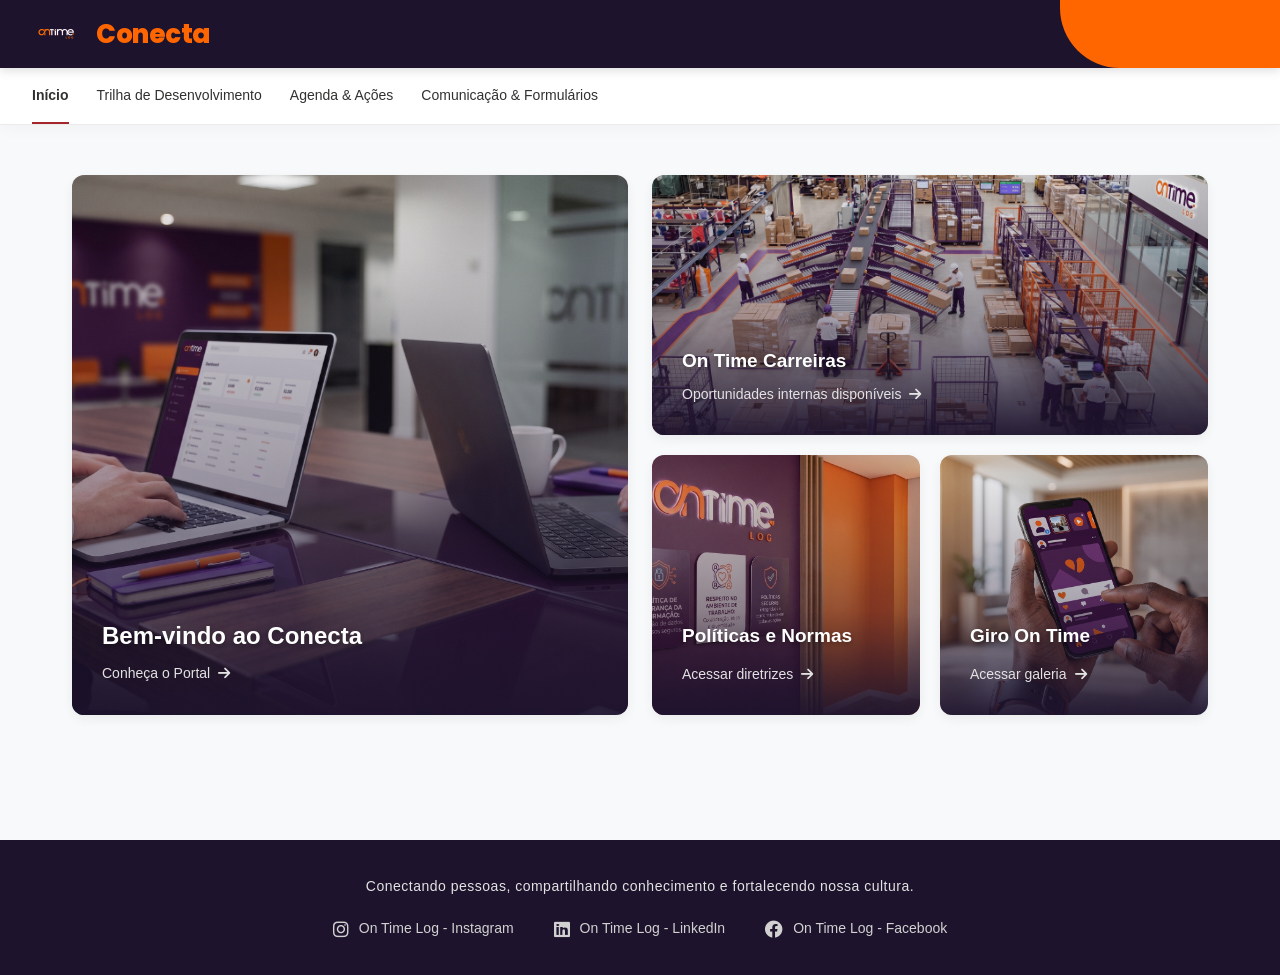
<file: index.html>
<!DOCTYPE html>
<html lang="pt-BR">
<head>
    <meta charset="UTF-8">
    <meta name="viewport" content="width=device-width, initial-scale=1.0">
    <title>On Time Log - Conecta</title>
    <link rel="icon" href="logo-topo.png" type="image/png">
    <link href="https://fonts.googleapis.com/css2?family=Poppins:wght@700;800;900&display=swap" rel="stylesheet">
    <link rel="stylesheet" href="style.css">
    <link rel="stylesheet" href="https://cdnjs.cloudflare.com/ajax/libs/font-awesome/6.0.0/css/all.min.css">
</head>
<body>
    <header class="sp-header">
        <div class="logo-title">
            <img src="logo-topo.png" alt="On Time Log Logo" class="logo">
            <h2 class="site-title">Conecta</h2>
        </div>
    </header>

    <nav class="sp-nav">
        <ul class="nav-links">
            <li><a href="index.html" class="active">Início</a></li>
            <li><a href="treinamentos.html">Trilha de Desenvolvimento</a></li>
            <li><a href="agenda.html">Agenda & Ações</a></li>
            <li><a href="comunicacao.html" target="_blank">Comunicação & Formulários</a></li>
        </ul>
    </nav>

    <main class="sp-main">
        <section class="hero-grid">
            <div class="hero-card large-card left-card" style="background-image: url('fundo-principal.png');" onclick="window.location.href='conheca.html'">
                <div class="card-content-wrapper">
                    <div class="card-text-main">
                        <h3>Bem-vindo ao Conecta</h3>
                        <p class="card-link">Conheça o Portal <i class="fas fa-arrow-right"></i></p>
                    </div>
                </div>
            </div>

            <div class="small-cards-grid">
                <div class="hero-card small-card card-carreiras" style="background-image: url('fundo-carreiras.png');" onclick="window.location.href='carreiras.html'">
                    <div class="card-content">
                        <h3>On Time Carreiras</h3>
                        <p>Oportunidades internas disponíveis <i class="fas fa-arrow-right"></i></p>
                    </div>
                </div>

                <div class="hero-card small-card card-politicas" style="background-image: url('fundo-politicas.png');" onclick="window.location.href='politicas.html'">
                    <div class="card-content">
                        <h3>Políticas e Normas</h3>
                        <p class="card-link" style="margin-top: 5px;">Acessar diretrizes <i class="fas fa-arrow-right"></i></p>
                    </div>
                </div>

                <div class="hero-card small-card card-giro" style="background-image: url('fundo-giro.png');" onclick="window.location.href='giro.html'">
                    <div class="card-content">
                        <h3>Giro On Time</h3>
                        <p class="card-link" style="margin-top: 5px;">Acessar galeria <i class="fas fa-arrow-right"></i></p>
                    </div>
                </div>
            </div>
        </section>
    </main>

    <footer class="sp-footer">
        <div class="footer-slogan">
            <p>Conectando pessoas, compartilhando conhecimento e fortalecendo nossa cultura.</p>
        </div>
        <div class="social-links">
            <a href="https://www.instagram.com/ontime_log/" target="_blank"><i class="fab fa-instagram"></i> On Time Log - Instagram</a>
            <a href="https://www.linkedin.com/company/ontime-log%C3%ADstica/" target="_blank"><i class="fab fa-linkedin"></i> On Time Log - LinkedIn</a>
            <a href="https://www.facebook.com/p/OnTime-Log-100063861887282/" target="_blank"><i class="fab fa-facebook"></i> On Time Log - Facebook</a>
        </div>
    </footer>

    <script src="script.js"></script>
</body>
</html>
</file>
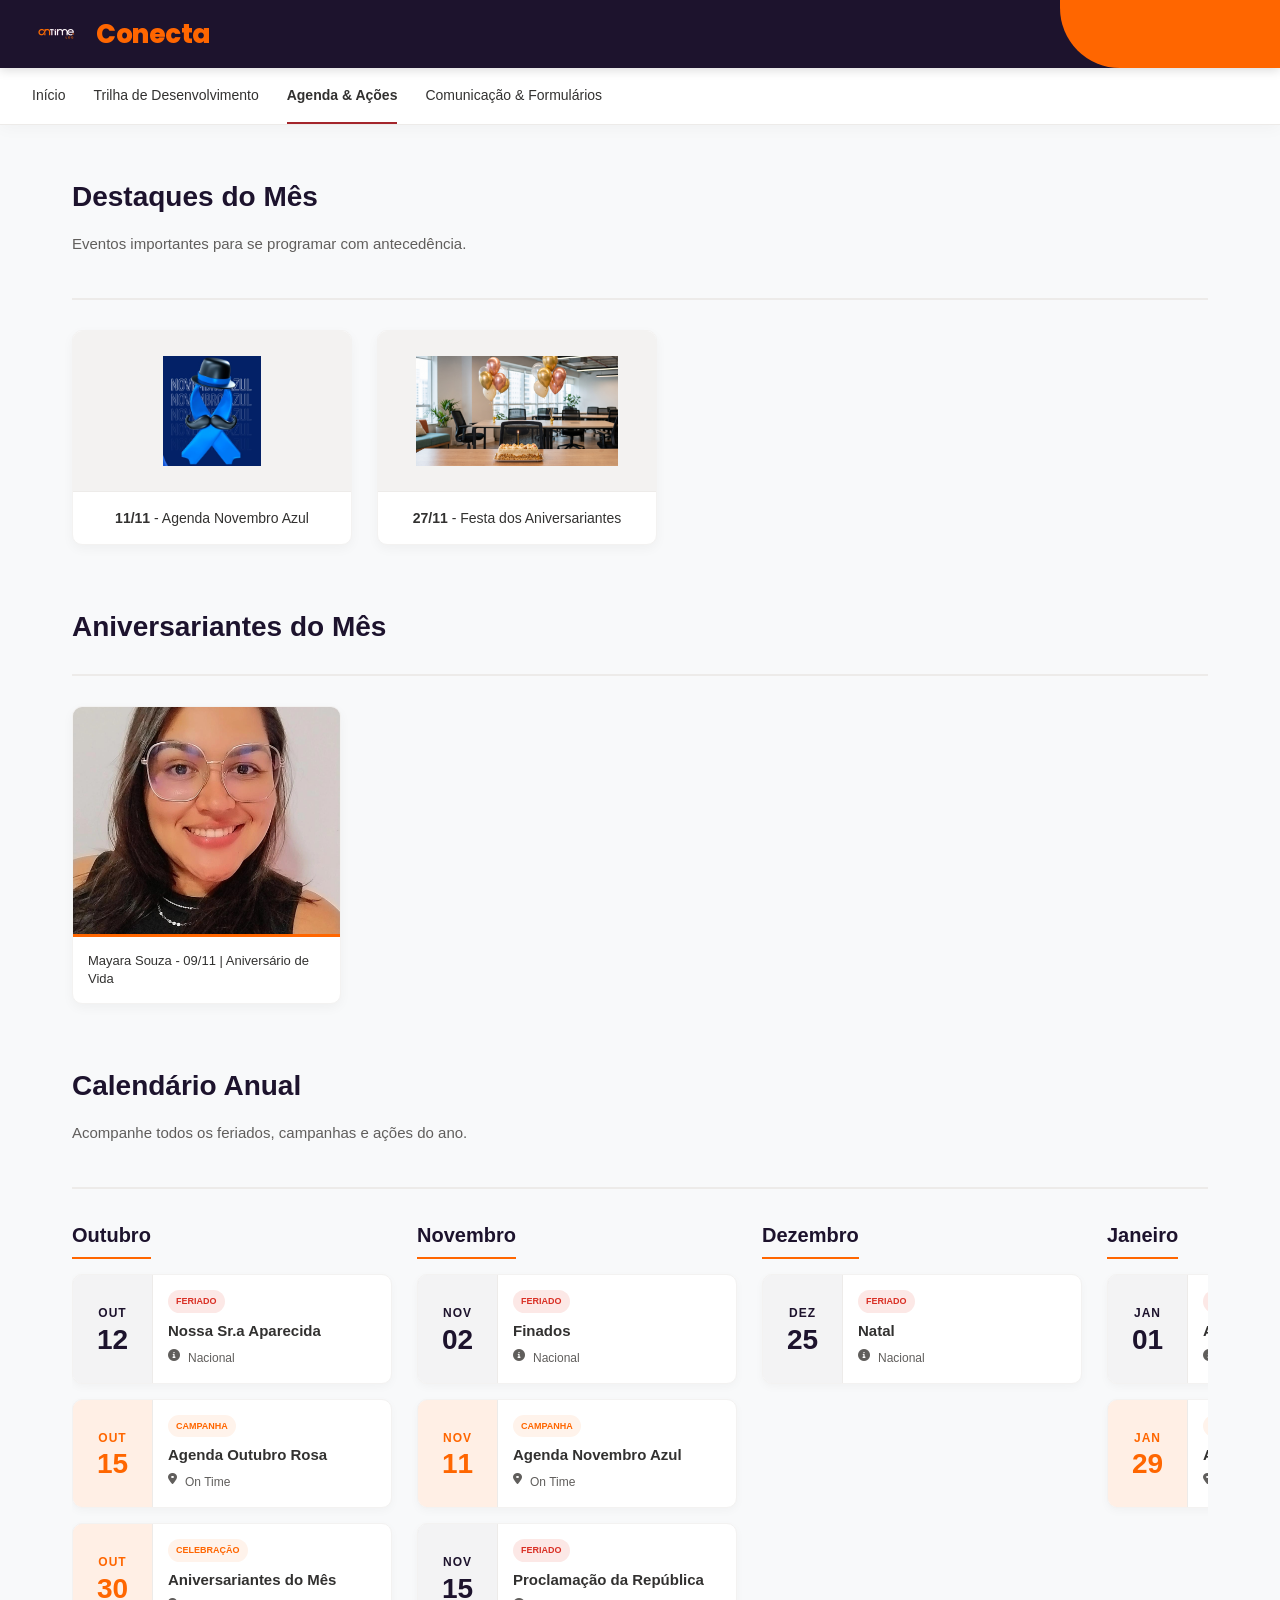
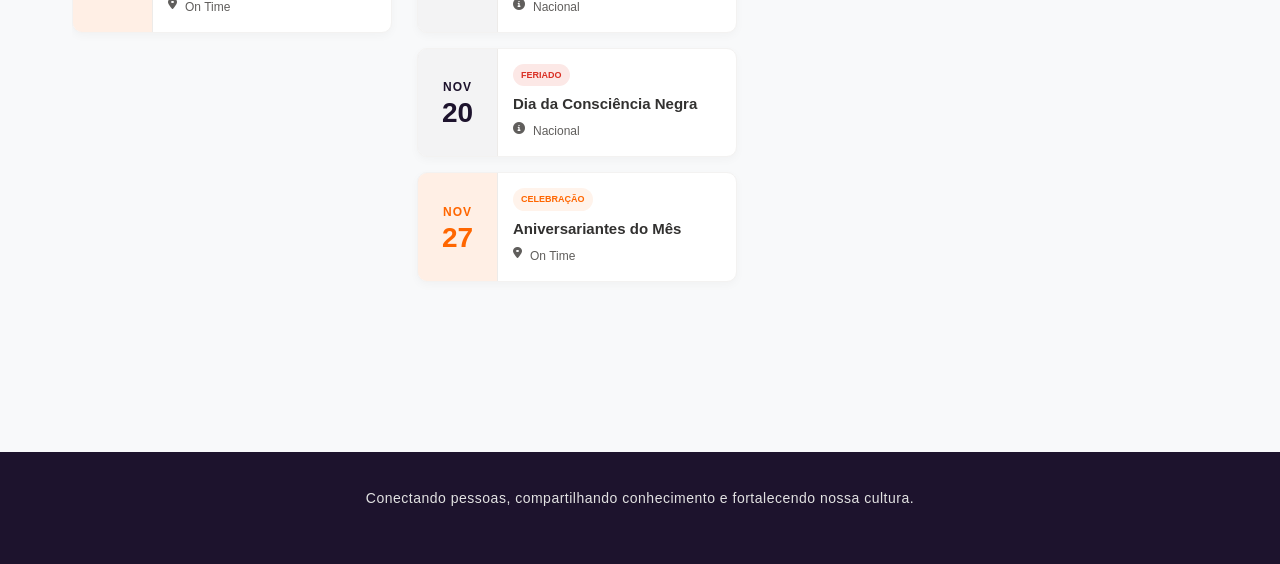
<file: agenda.html>
<!DOCTYPE html>
<html lang="pt-BR">
<head>
    <meta charset="UTF-8">
    <meta name="viewport" content="width=device-width, initial-scale=1.0">
    <title>Agenda e Ações - On Time Log</title>
    <link rel="icon" href="logo-topo.png" type="image/png">
    <link href="https://fonts.googleapis.com/css2?family=Poppins:wght@700;800;900&display=swap" rel="stylesheet">
    <link rel="stylesheet" href="style.css">
    <link rel="stylesheet" href="https://cdnjs.cloudflare.com/ajax/libs/font-awesome/6.0.0/css/all.min.css">
</head>
<body>
    <header class="sp-header">
        <div class="logo-title">
            <img src="logo-topo.png" alt="On Time Log Logo" class="logo">
            <h2 class="site-title">Conecta</h2>
        </div>
    </header>

    <nav class="sp-nav">
        <ul class="nav-links">
            <li><a href="index.html">Início</a></li>
            <li><a href="treinamentos.html">Trilha de Desenvolvimento</a></li>
            <li><a href="agenda.html" class="active">Agenda & Ações</a></li>
            <li><a href="comunicacao.html" target="_blank">Comunicação & Formulários</a></li>
        </ul>
    </nav>

    <main class="sp-main agenda-main">
        
        <section class="agenda-section">
            <div class="section-header">
                <h2>Destaques do Mês</h2>
                <p>Eventos importantes para se programar com antecedência.</p>
            </div>
            <div class="highlights-grid">
                <div class="highlight-card">
                    <div class="highlight-image-wrapper"><img src="novembro.azul.jpg" alt="Novembro Azul" class="highlight-image"></div>
                    <div class="highlight-info"><strong>11/11</strong> - Agenda Novembro Azul</div>
                </div>
                <div class="highlight-card">
                    <div class="highlight-image-wrapper"><img src="fundo-festa.png" alt="Aniversariantes" class="highlight-image"></div>
                    <div class="highlight-info"><strong>27/11</strong> - Festa dos Aniversariantes</div>
                </div>
            </div>
        </section>

        <section class="agenda-section">
            <div class="section-header">
                <h2>Aniversariantes do Mês</h2>
            </div>
            <div class="birthday-grid">
                <div class="birthday-card">
                    <img src="niver-1.png" alt="Foto" class="birthday-photo">
                    <div class="birthday-info"><p>Mayara Souza - 09/11 | Aniversário de Vida</p></div>
                </div>
            </div>
        </section>

        <section class="agenda-section">
            <div class="section-header">
                <h2>Calendário Anual</h2>
                <p>Acompanhe todos os feriados, campanhas e ações do ano.</p>
            </div>
            <div class="calendar-carousel">            
                <div class="month-column">
                    <h3 class="month-column-header">Outubro</h3>
                    <div class="events-list-vertical">
                        <div class="event-card"><div class="event-date holiday-date"><span class="month">Out</span><span class="day">12</span></div><div class="event-details"><span class="event-tag tag-holiday">Feriado</span><h3>Nossa Sr.a Aparecida</h3><p><i class="fas fa-info-circle"></i> Nacional</p></div></div>
                        <div class="event-card"><div class="event-date highlight-date"><span class="month">Out</span><span class="day">15</span></div><div class="event-details"><span class="event-tag tag-party">Campanha</span><h3>Agenda Outubro Rosa</h3><p><i class="fas fa-map-marker-alt"></i> On Time</p></div></div>
                        <div class="event-card"><div class="event-date highlight-date"><span class="month">Out</span><span class="day">30</span></div><div class="event-details"><span class="event-tag tag-party">Celebração</span><h3>Aniversariantes do Mês</h3><p><i class="fas fa-map-marker-alt"></i> On Time</p></div></div>
                    </div>
                </div>
                <div class="month-column">
                    <h3 class="month-column-header">Novembro</h3>
                    <div class="events-list-vertical">
                        <div class="event-card"><div class="event-date holiday-date"><span class="month">Nov</span><span class="day">02</span></div><div class="event-details"><span class="event-tag tag-holiday">Feriado</span><h3>Finados</h3><p><i class="fas fa-info-circle"></i> Nacional</p></div></div>
                        <div class="event-card"><div class="event-date highlight-date"><span class="month">Nov</span><span class="day">11</span></div><div class="event-details"><span class="event-tag tag-party">Campanha</span><h3>Agenda Novembro Azul</h3><p><i class="fas fa-map-marker-alt"></i> On Time</p></div></div>
                        <div class="event-card"><div class="event-date holiday-date"><span class="month">Nov</span><span class="day">15</span></div><div class="event-details"><span class="event-tag tag-holiday">Feriado</span><h3>Proclamação da República</h3><p><i class="fas fa-info-circle"></i> Nacional</p></div></div>
                        <div class="event-card"><div class="event-date holiday-date"><span class="month">Nov</span><span class="day">20</span></div><div class="event-details"><span class="event-tag tag-holiday">Feriado</span><h3>Dia da Consciência Negra</h3><p><i class="fas fa-info-circle"></i> Nacional</p></div></div>
                        <div class="event-card"><div class="event-date highlight-date"><span class="month">Nov</span><span class="day">27</span></div><div class="event-details"><span class="event-tag tag-party">Celebração</span><h3>Aniversariantes do Mês</h3><p><i class="fas fa-map-marker-alt"></i> On Time</p></div></div>
                    </div>
                </div>
                <div class="month-column">
                    <h3 class="month-column-header">Dezembro</h3>
                    <div class="events-list-vertical">
                        <div class="event-card"><div class="event-date holiday-date"><span class="month">Dez</span><span class="day">25</span></div><div class="event-details"><span class="event-tag tag-holiday">Feriado</span><h3>Natal</h3><p><i class="fas fa-info-circle"></i> Nacional</p></div></div>
                    </div>
                </div>
                <div class="month-column">
    <h3 class="month-column-header">Janeiro</h3>
    <div class="events-list-vertical">
        <div class="event-card">
            <div class="event-date holiday-date"><span class="month">Jan</span><span class="day">01</span></div>
            <div class="event-details">
                <span class="event-tag tag-holiday">Feriado</span>
                <h3>Ano Novo</h3>
                <p><i class="fas fa-info-circle"></i> Nacional</p>
            </div>
        </div>
        <div class="event-card">
            <div class="event-date highlight-date"><span class="month">Jan</span><span class="day">29</span></div>
            <div class="event-details">
                <span class="event-tag tag-party">Celebração</span>
                <h3>Aniversariantes do Mês</h3>
                <p><i class="fas fa-map-marker-alt"></i> On Time</p>
            </div>
        </div>
    </div>
</div>

<div class="month-column">
    <h3 class="month-column-header">Fevereiro</h3>
    <div class="events-list-vertical">
        <div class="event-card">
            <div class="event-date highlight-date"><span class="month">Fev</span><span class="day">26</span></div>
            <div class="event-details">
                <span class="event-tag tag-party">Celebração</span>
                <h3>Aniversariantes do Mês</h3>
                <p><i class="fas fa-map-marker-alt"></i> On Time</p>
            </div>
        </div>
    </div>
</div>

<div class="month-column">
    <h3 class="month-column-header">Março</h3>
    <div class="events-list-vertical">
        <div class="event-card">
            <div class="event-date highlight-date"><span class="month">Mar</span><span class="day">25</span></div>
            <div class="event-details">
                <span class="event-tag tag-party">Celebração</span>
                <h3>Aniversariantes do Mês</h3>
                <p><i class="fas fa-map-marker-alt"></i> On Time</p>
            </div>
        </div>
        <div class="event-card">
            <div class="event-date holiday-date"><span class="month">Mar</span><span class="day">26</span></div>
            <div class="event-details">
                <span class="event-tag tag-holiday">Feriado</span>
                <h3>Paixão de Cristo</h3>
                <p><i class="fas fa-info-circle"></i> Nacional</p>
            </div>
        </div>
    </div>
</div>
            </div>
        </section>

    </main>
    <footer class="sp-footer">
        <div class="footer-slogan"><p>Conectando pessoas, compartilhando conhecimento e fortalecendo nossa cultura.</p></div>
    </footer>
    <script src="script.js"></script>
</body>
</html>
</file>
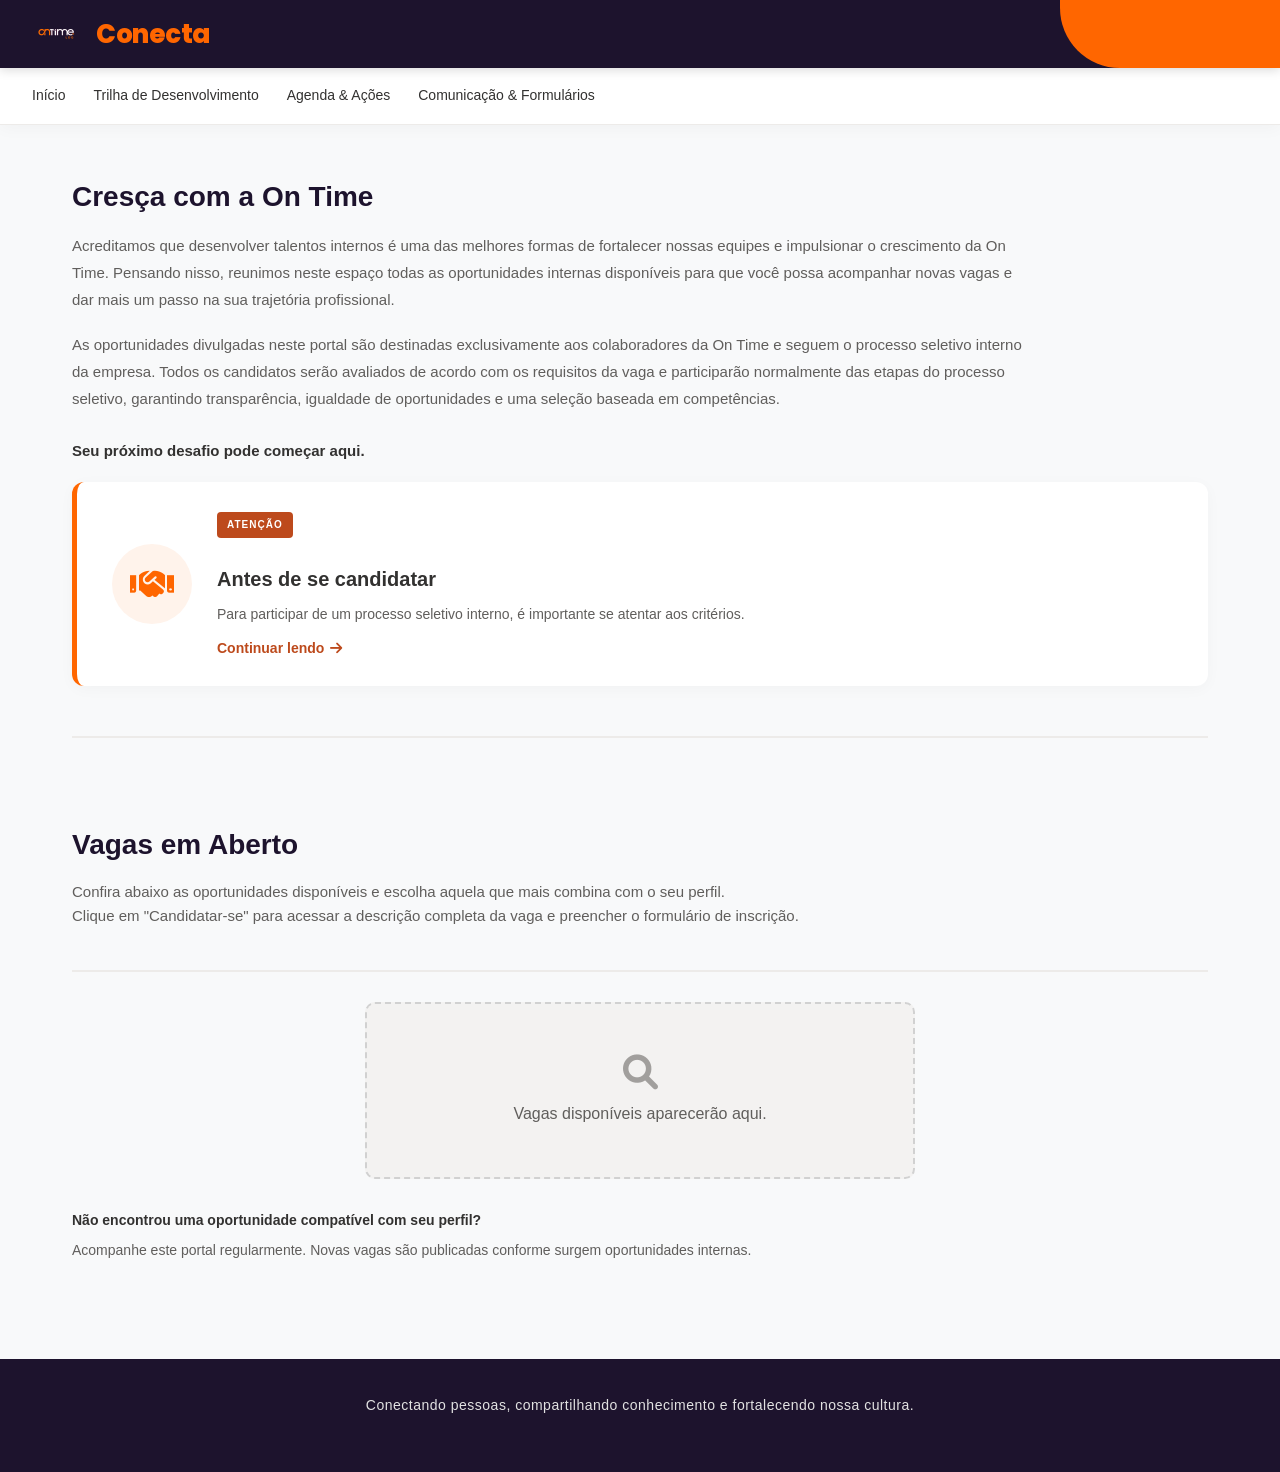
<file: carreiras.html>
<!DOCTYPE html>
<html lang="pt-BR">
<head>
    <meta charset="UTF-8">
    <meta name="viewport" content="width=device-width, initial-scale=1.0">
    <title>On Time Carreiras - On Time Log</title>
    <link rel="icon" href="logo-topo.png" type="image/png">
    <link href="https://fonts.googleapis.com/css2?family=Poppins:wght@700;800;900&display=swap" rel="stylesheet">
    <link rel="stylesheet" href="style.css">
    <link rel="stylesheet" href="https://cdnjs.cloudflare.com/ajax/libs/font-awesome/6.0.0/css/all.min.css">
</head>
<body>
    <header class="sp-header">
        <div class="logo-title">
            <img src="logo-topo.png" alt="On Time Log Logo" class="logo">
            <h2 class="site-title">Conecta</h2>
        </div>
    </header>

    <nav class="sp-nav">
        <ul class="nav-links">
            <li><a href="index.html">Início</a></li>
            <li><a href="treinamentos.html">Trilha de Desenvolvimento</a></li>
            <li><a href="agenda.html">Agenda & Ações</a></li>
            <li><a href="comunicacao.html" target="_blank">Comunicação & Formulários</a></li>
        </ul>
    </nav>

    <main class="sp-main careers-main">
        <section class="careers-intro">
            <h2>Cresça com a On Time</h2>
            <div class="intro-text">
                <p>Acreditamos que desenvolver talentos internos é uma das melhores formas de fortalecer nossas equipes e impulsionar o crescimento da On Time. Pensando nisso, reunimos neste espaço todas as oportunidades internas disponíveis para que você possa acompanhar novas vagas e dar mais um passo na sua trajetória profissional.</p>
                <p>As oportunidades divulgadas neste portal são destinadas exclusivamente aos colaboradores da On Time e seguem o processo seletivo interno da empresa. Todos os candidatos serão avaliados de acordo com os requisitos da vaga e participarão normalmente das etapas do processo seletivo, garantindo transparência, igualdade de oportunidades e uma seleção baseada em competências.</p>
                <p class="highlight-text">Seu próximo desafio pode começar aqui.</p>
            </div>
        </section>

        <section class="attention-box">
            <div class="attention-icon"><i class="fas fa-handshake"></i></div>
            <div class="attention-content">
                <span class="feature-tag" style="background:#bd4a1c;color:#fff;padding:5px 10px;border-radius:4px;font-size:10px;font-weight:800;letter-spacing:1px;">ATENÇÃO</span>
                <h4>Antes de se candidatar</h4>
                <p>Para participar de um processo seletivo interno, é importante se atentar aos critérios.</p>
                <button type="button" class="modal-btn" onclick="openCareersModal()">Continuar lendo <i class="fas fa-arrow-right"></i></button>
            </div>
        </section>

        <section class="vacancies-section">
            <div class="section-header">
                <h2>Vagas em Aberto</h2>
                <p>Confira abaixo as oportunidades disponíveis e escolha aquela que mais combina com o seu perfil.<br>Clique em "Candidatar-se" para acessar a descrição completa da vaga e preencher o formulário de inscrição.</p>
            </div>

            <div class="vacancies-grid">
                <div class="vacancy-placeholder">
                    <i class="fas fa-search"></i>
                    <p>Vagas disponíveis aparecerão aqui.</p>
                </div>
            </div>

            <div class="vacancies-footer">
                <p style="font-weight:600; color:var(--text-main);">Não encontrou uma oportunidade compatível com seu perfil?</p>
                <p>Acompanhe este portal regularmente. Novas vagas são publicadas conforme surgem oportunidades internas.</p>
            </div>
        </section>
    </main>

    <div id="careersModal" class="modal-overlay">
        <div class="modal-box careers-modal-box">
            <button type="button" class="close-modal" onclick="closeCareersModal()"><i class="fas fa-times"></i></button>
            <div class="modal-header"><h3 id="careersModalTitle">Seu próximo passo começa aqui!</h3></div>
            <div class="modal-body" id="careersModalContent">
                <h4>Antes de se candidatar</h4>
                <p>A participação no processo seletivo interno é uma excelente oportunidade para ampliar seus conhecimentos, desenvolver novas competências e construir uma trajetória de crescimento dentro da On Time.</p>
                <p>Para que esse processo aconteça de forma organizada, transparente e justa para todos os colaboradores, é importante observar atentamente os critérios abaixo antes de realizar sua candidatura.</p>
                
                <h4>Confira os requisitos da vaga</h4>
                <p>Antes de se candidatar, leia atentamente todas as informações da oportunidade e certifique-se de que você atende integralmente aos requisitos técnicos, comportamentais e demais qualificações exigidas para a posição divulgada.</p>
                
                <h4>Alinhe sua participação com sua liderança</h4>
                <p>É fundamental comunicar previamente à sua gestão direta o interesse em participar do processo seletivo interno. Essa comunicação garante transparência, fortalece o relacionamento entre as áreas e permite um planejamento adequado durante todo o processo.</p>
                
                <h4>Entenda como acontece a movimentação interna</h4>
                <p>Caso seja aprovado(a), a transferência para a nova área não ocorrerá de forma imediata. A movimentação será realizada somente após o alinhamento entre as lideranças envolvidas e a definição da substituição da posição atualmente ocupada pelo colaborador.</p>
                
                <h4>Participe de todas as etapas do processo</h4>
                <p>Assim como em um processo seletivo externo, todas as vagas internas seguem critérios de avaliação específicos. Os candidatos deverão participar das etapas previstas para cada oportunidade.</p>
                
                <h4>Igualdade de oportunidades</h4>
                <p>Todas as candidaturas serão avaliadas de forma imparcial, considerando exclusivamente os requisitos da vaga, as competências profissionais, o desempenho durante o processo seletivo e o alinhamento ao perfil esperado para a posição.</p>
            </div>
        </div>
    </div>

    <footer class="sp-footer">
        <div class="footer-slogan"><p>Conectando pessoas, compartilhando conhecimento e fortalecendo nossa cultura.</p></div>
    </footer>
    <script src="script.js"></script>
</body>
</html>
</file>
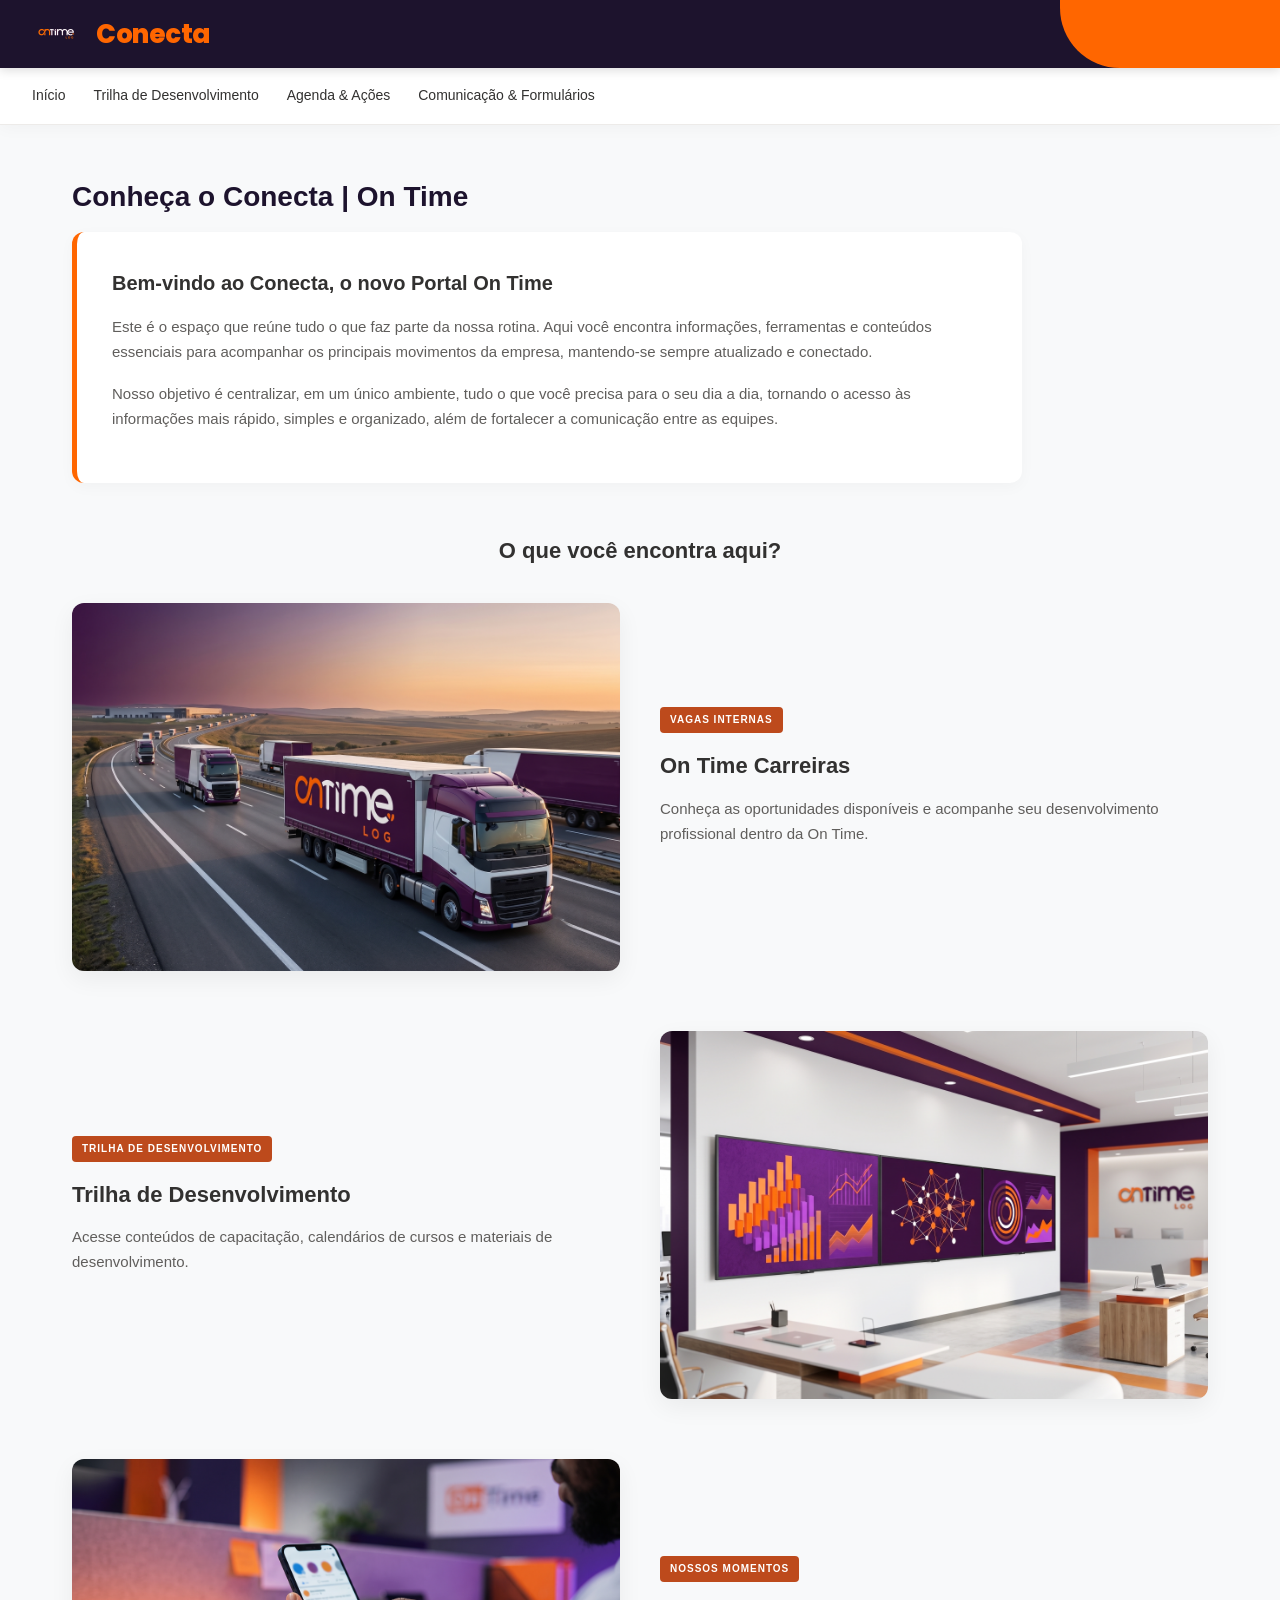
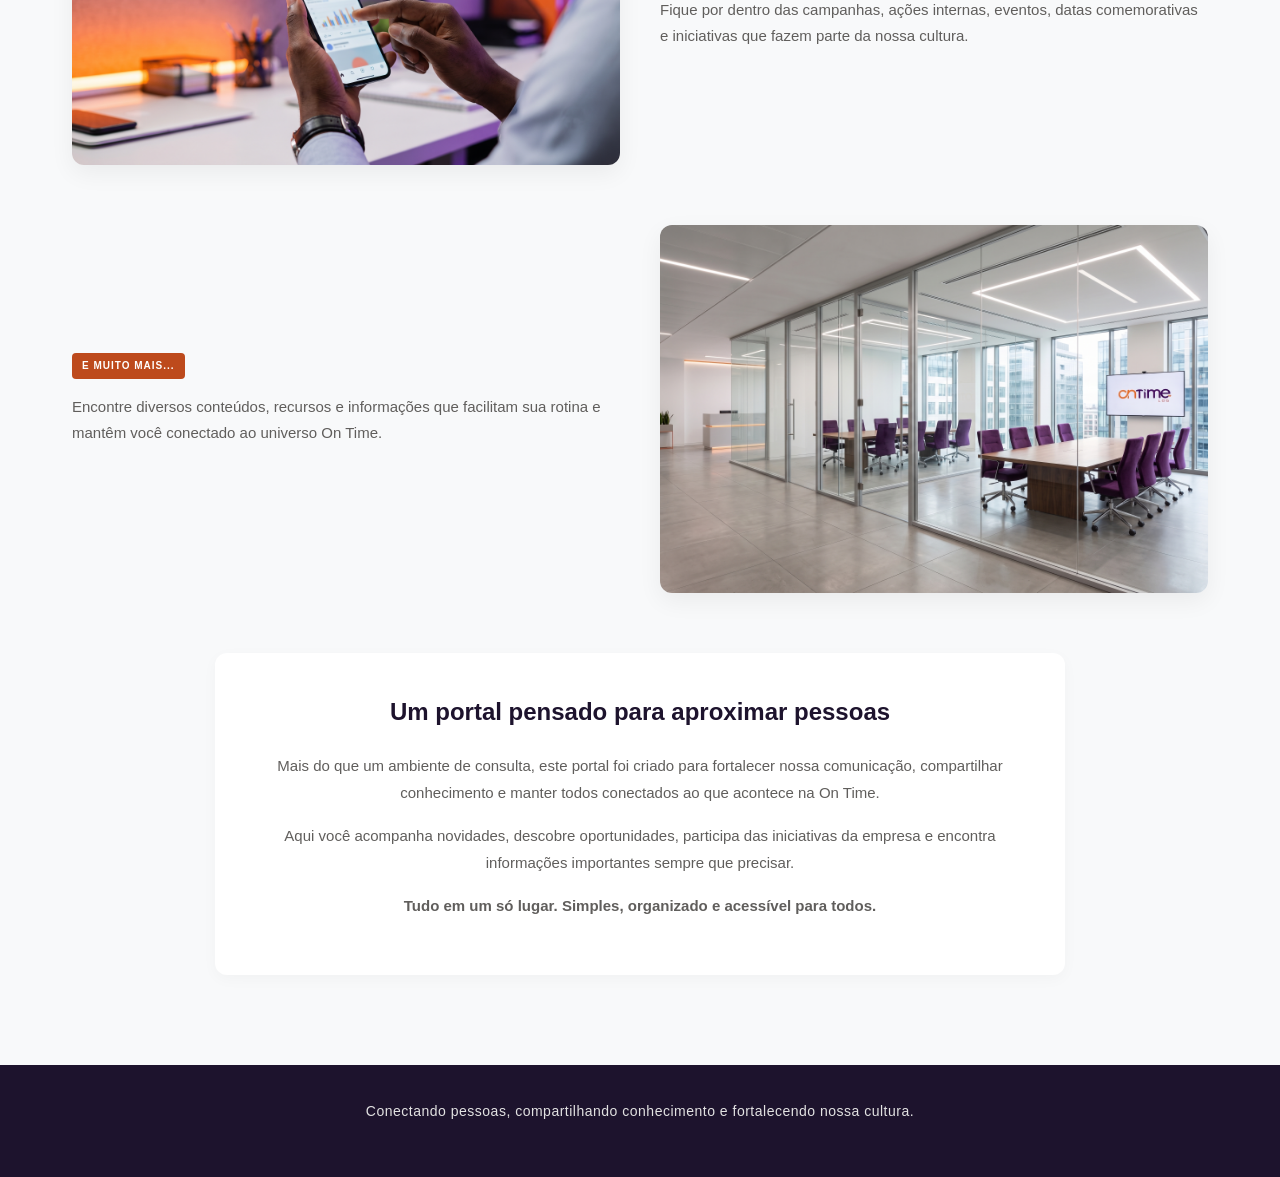
<file: conheca.html>
<!DOCTYPE html>
<html lang="pt-BR">
<head>
    <meta charset="UTF-8">
    <meta name="viewport" content="width=device-width, initial-scale=1.0">
    <title>Conheça o Conecta - On Time Log</title>
    <link rel="icon" href="logo-topo.png" type="image/png">
    <link href="https://fonts.googleapis.com/css2?family=Poppins:wght@700;800;900&display=swap" rel="stylesheet">
    <link rel="stylesheet" href="style.css">
    <link rel="stylesheet" href="https://cdnjs.cloudflare.com/ajax/libs/font-awesome/6.0.0/css/all.min.css">
</head>
<body>
    <header class="sp-header">
        <div class="logo-title">
            <img src="logo-topo.png" alt="On Time Log Logo" class="logo">
            <h2 class="site-title">Conecta</h2>
        </div>
    </header>

    <nav class="sp-nav">
        <ul class="nav-links">
            <li><a href="index.html">Início</a></li>
            <li><a href="treinamentos.html">Trilha de Desenvolvimento</a></li>
            <li><a href="agenda.html">Agenda & Ações</a></li>
            <li><a href="comunicacao.html" target="_blank">Comunicação & Formulários</a></li>
        </ul>
    </nav>

    <main class="sp-main about-main">
        <section class="about-intro">
            <h2>Conheça o Conecta | On Time</h2>
            <div class="intro-text-box">
                <h3>Bem-vindo ao Conecta, o novo Portal On Time</h3>
                <p>Este é o espaço que reúne tudo o que faz parte da nossa rotina. Aqui você encontra informações, ferramentas e conteúdos essenciais para acompanhar os principais movimentos da empresa, mantendo-se sempre atualizado e conectado.</p>
                <p>Nosso objetivo é centralizar, em um único ambiente, tudo o que você precisa para o seu dia a dia, tornando o acesso às informações mais rápido, simples e organizado, além de fortalecer a comunicação entre as equipes.</p>
            </div>
            <h3 class="section-divider">O que você encontra aqui?</h3>
        </section>

        <section class="features-zigzag">
            <div class="feature-row">
                <div class="feature-image-wrapper"><img src="foto-caminhao.png" alt="Caminhão On Time" class="feature-image"></div>
                <div class="feature-text">
                    <span class="feature-tag">VAGAS INTERNAS</span>
                    <h4>On Time Carreiras</h4>
                    <p>Conheça as oportunidades disponíveis e acompanhe seu desenvolvimento profissional dentro da On Time.</p>
                </div>
            </div>

            <div class="feature-row reverse">
                <div class="feature-image-wrapper"><img src="foto-notebook.png" alt="Treinamentos no Notebook" class="feature-image"></div>
                <div class="feature-text">
                    <span class="feature-tag">TRILHA DE DESENVOLVIMENTO</span>
                    <h4>Trilha de Desenvolvimento</h4>
                    <p>Acesse conteúdos de capacitação, calendários de cursos e materiais de desenvolvimento.</p>
                </div>
            </div>

            <div class="feature-row">
                <div class="feature-image-wrapper"><img src="foto-celular.png" alt="Nossos Momentos no Celular" class="feature-image"></div>
                <div class="feature-text">
                    <span class="feature-tag">NOSSOS MOMENTOS</span>
                    <p class="large-text">Fique por dentro das campanhas, ações internas, eventos, datas comemorativas e iniciativas que fazem parte da nossa cultura.</p>
                </div>
            </div>

            <div class="feature-row reverse">
                <div class="feature-image-wrapper"><img src="foto-reuniao.png" alt="Sala de Reunião" class="feature-image"></div>
                <div class="feature-text">
                    <span class="feature-tag">E MUITO MAIS...</span>
                    <p class="large-text">Encontre diversos conteúdos, recursos e informações que facilitam sua rotina e mantêm você conectado ao universo On Time.</p>
                </div>
            </div>
        </section>

        <section class="about-outro">
            <h3>Um portal pensado para aproximar pessoas</h3>
            <p>Mais do que um ambiente de consulta, este portal foi criado para fortalecer nossa comunicação, compartilhar conhecimento e manter todos conectados ao que acontece na On Time.</p>
            <p>Aqui você acompanha novidades, descobre oportunidades, participa das iniciativas da empresa e encontra informações importantes sempre que precisar.</p>
            <p><strong>Tudo em um só lugar. Simples, organizado e acessível para todos.</strong></p>
        </section>
    </main>

    <footer class="sp-footer">
        <div class="footer-slogan"><p>Conectando pessoas, compartilhando conhecimento e fortalecendo nossa cultura.</p></div>
    </footer>
    <script src="script.js"></script>
</body>
</html>
</file>
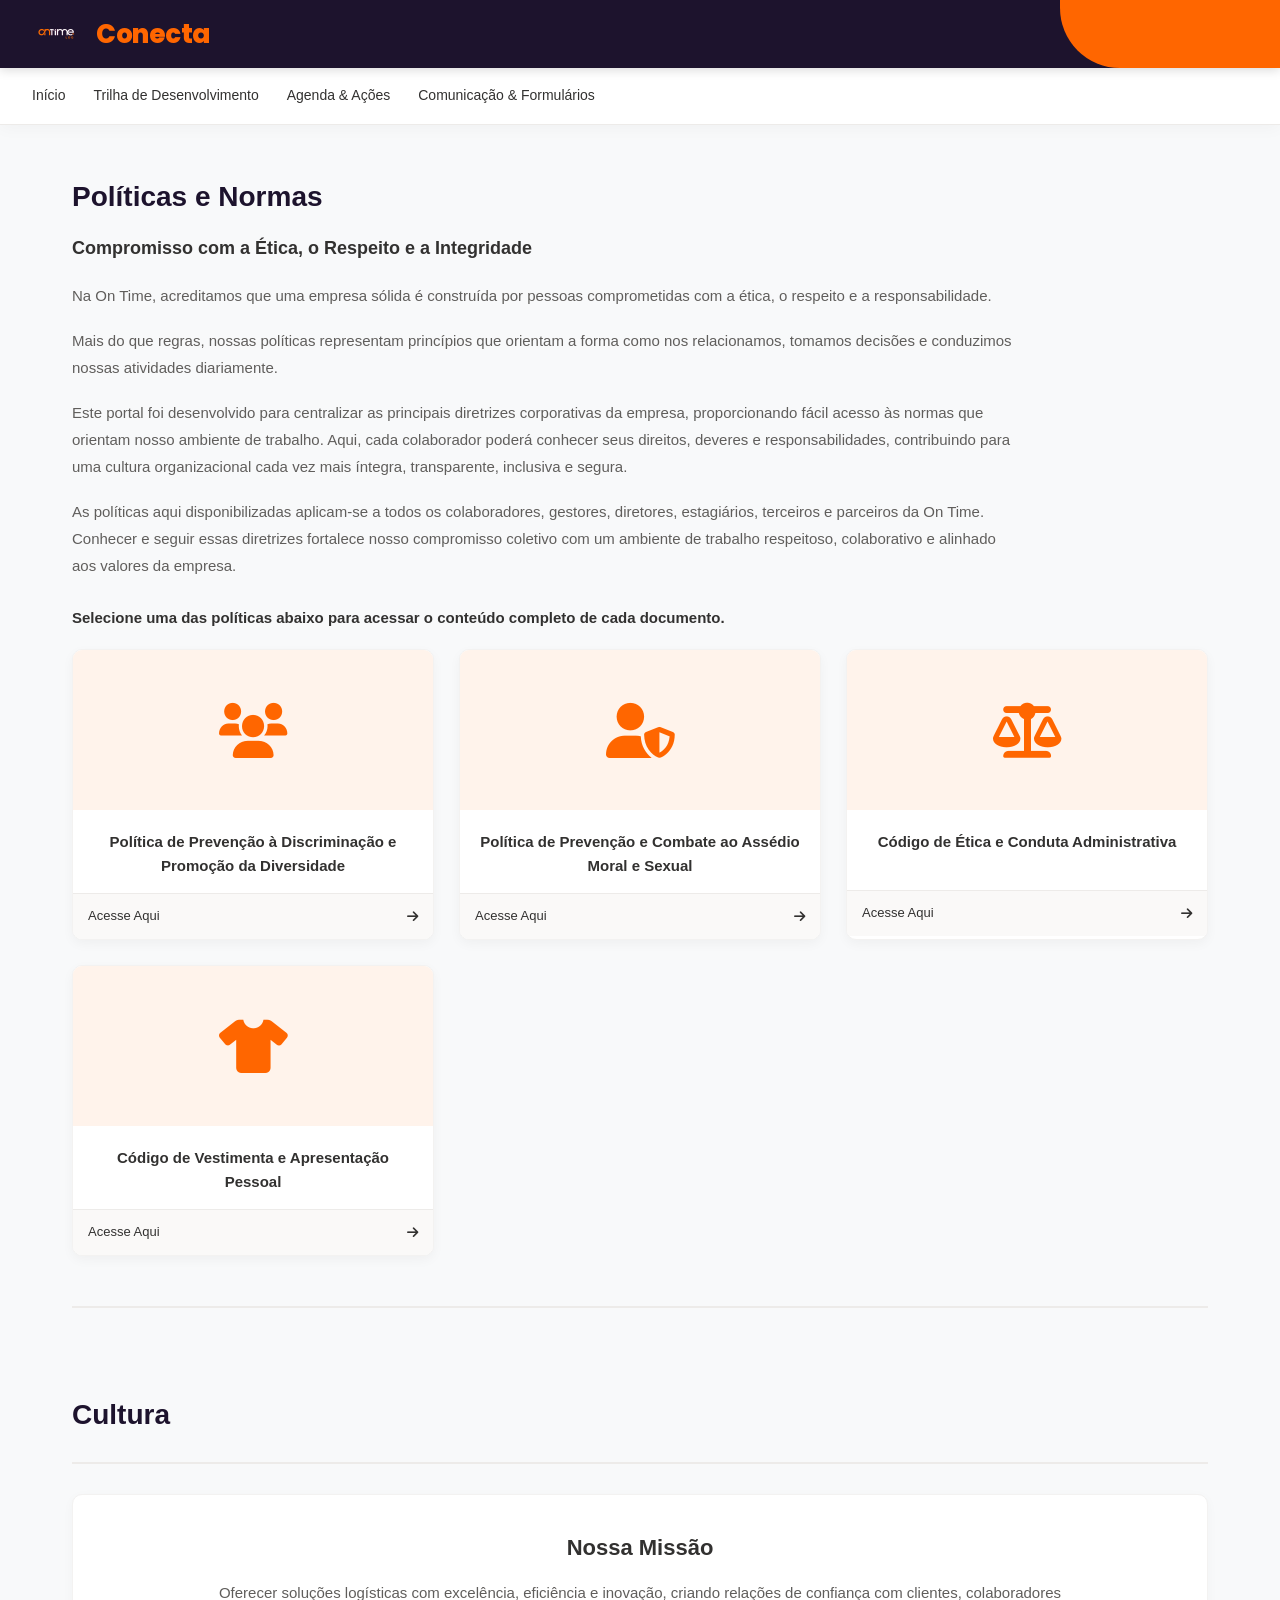
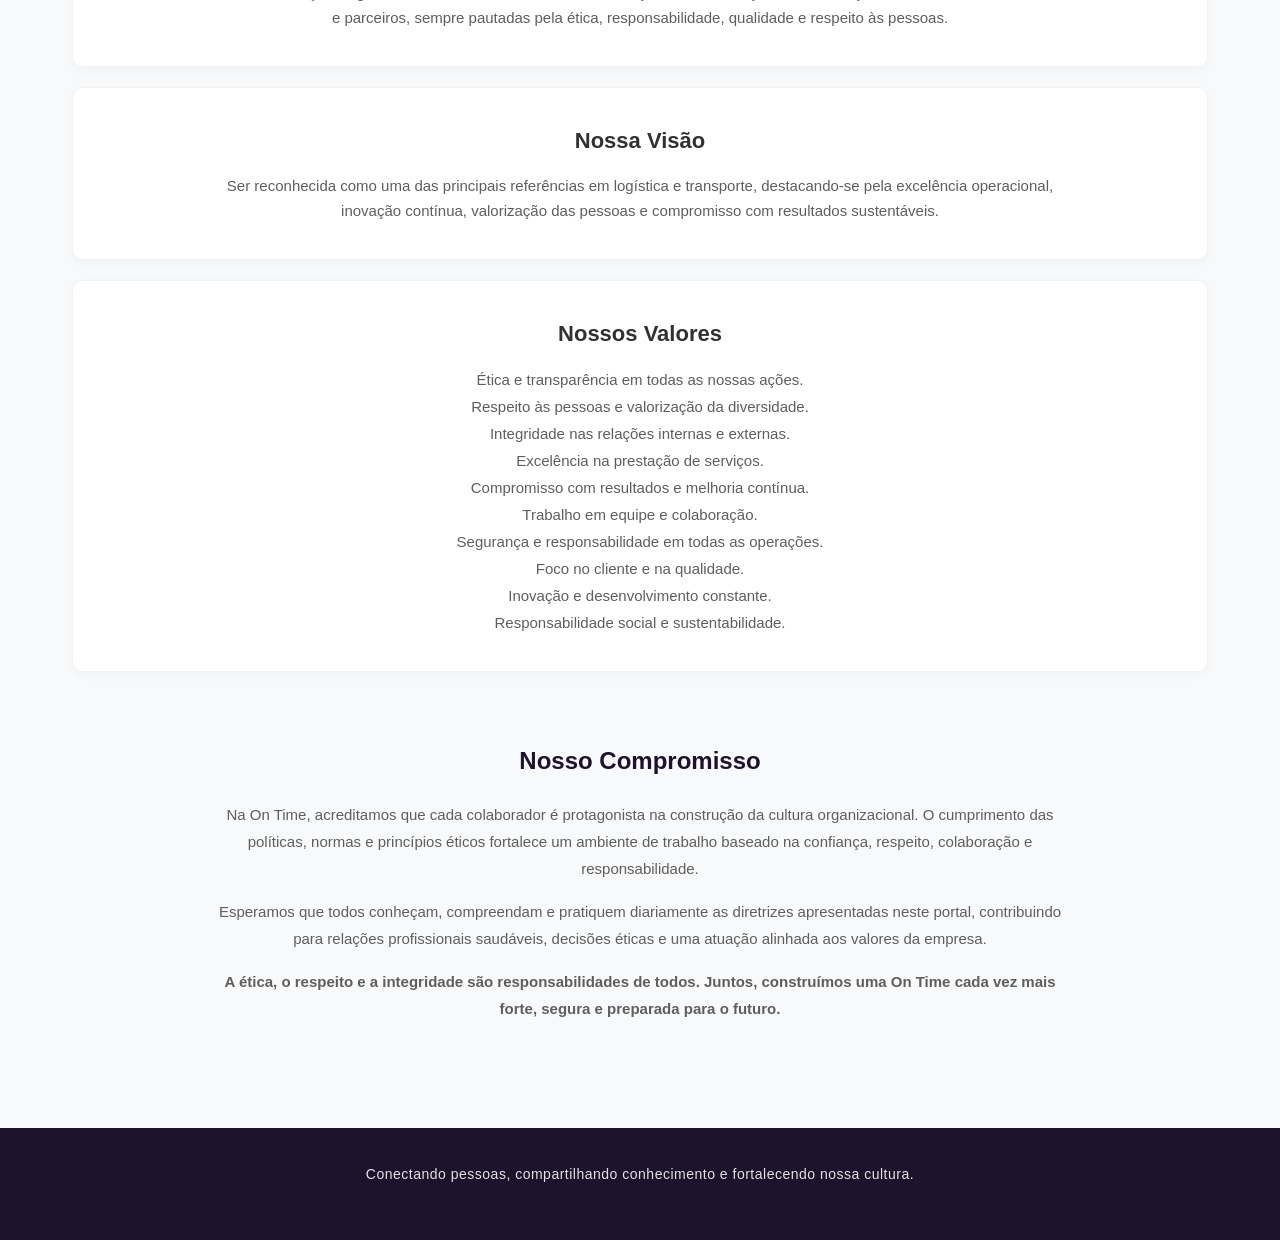
<file: politicas.html>
<!DOCTYPE html>
<html lang="pt-BR">
<head>
    <meta charset="UTF-8">
    <meta name="viewport" content="width=device-width, initial-scale=1.0">
    <title>Políticas e Normas - On Time Log</title>
    <link rel="icon" href="logo-topo.png" type="image/png">
    <link href="https://fonts.googleapis.com/css2?family=Poppins:wght@700;800;900&display=swap" rel="stylesheet">
    <link rel="stylesheet" href="style.css">
    <link rel="stylesheet" href="https://cdnjs.cloudflare.com/ajax/libs/font-awesome/6.0.0/css/all.min.css">
</head>
<body>
    <header class="sp-header">
        <div class="logo-title">
            <img src="logo-topo.png" alt="On Time Log Logo" class="logo">
            <h2 class="site-title">Conecta</h2>
        </div>
    </header>

    <nav class="sp-nav">
        <ul class="nav-links">
            <li><a href="index.html">Início</a></li>
            <li><a href="treinamentos.html">Trilha de Desenvolvimento</a></li>
            <li><a href="agenda.html">Agenda & Ações</a></li>
            <li><a href="comunicacao.html" target="_blank">Comunicação & Formulários</a></li>
        </ul>
    </nav>

    <main class="sp-main policies-main">
        <section class="policies-intro">
            <h2>Políticas e Normas</h2>
            <div class="intro-text">
                <p style="font-weight: 700; font-size: 18px; color: var(--text-main);">Compromisso com a Ética, o Respeito e a Integridade</p>
                <p>Na On Time, acreditamos que uma empresa sólida é construída por pessoas comprometidas com a ética, o respeito e a responsabilidade.</p>
                <p>Mais do que regras, nossas políticas representam princípios que orientam a forma como nos relacionamos, tomamos decisões e conduzimos nossas atividades diariamente.</p>
                <p>Este portal foi desenvolvido para centralizar as principais diretrizes corporativas da empresa, proporcionando fácil acesso às normas que orientam nosso ambiente de trabalho. Aqui, cada colaborador poderá conhecer seus direitos, deveres e responsabilidades, contribuindo para uma cultura organizacional cada vez mais íntegra, transparente, inclusiva e segura.</p>
                <p>As políticas aqui disponibilizadas aplicam-se a todos os colaboradores, gestores, diretores, estagiários, terceiros e parceiros da On Time. Conhecer e seguir essas diretrizes fortalece nosso compromisso coletivo com um ambiente de trabalho respeitoso, colaborativo e alinhado aos valores da empresa.</p>
                <p class="highlight-text">Selecione uma das políticas abaixo para acessar o conteúdo completo de cada documento.</p>
            </div>
        </section>

        <section class="policies-section">
            <div class="policies-grid">
                
                <div class="policy-card" onclick="openPolicyModal('diversidade')">
                    <div class="policy-icon-wrapper"><i class="fas fa-users"></i></div>
                    <h4>Política de Prevenção à Discriminação e Promoção da Diversidade</h4>
                    <div class="policy-footer"><span>Acesse Aqui <i class="fas fa-arrow-right"></i></span></div>
                </div>

                <div class="policy-card" onclick="openPolicyModal('assedio')">
                    <div class="policy-icon-wrapper"><i class="fas fa-user-shield"></i></div>
                    <h4>Política de Prevenção e Combate ao Assédio Moral e Sexual</h4>
                    <div class="policy-footer"><span>Acesse Aqui <i class="fas fa-arrow-right"></i></span></div>
                </div>

                <div class="policy-card" onclick="openPolicyModal('etica')">
                    <div class="policy-icon-wrapper"><i class="fas fa-balance-scale"></i></div>
                    <h4>Código de Ética e Conduta Administrativa</h4>
                    <div class="policy-footer"><span>Acesse Aqui <i class="fas fa-arrow-right"></i></span></div>
                </div>

                <div class="policy-card" onclick="openPolicyModal('vestimenta')">
                    <div class="policy-icon-wrapper"><i class="fas fa-tshirt"></i></div>
                    <h4>Código de Vestimenta e Apresentação Pessoal</h4>
                    <div class="policy-footer"><span>Acesse Aqui <i class="fas fa-arrow-right"></i></span></div>
                </div>

            </div>
        </section>

        <section class="culture-section">
            <div class="section-header"><h2>Cultura</h2></div>
            <div class="culture-cards-container">
                <div class="culture-card">
                    <h3>Nossa Missão</h3>
                    <p>Oferecer soluções logísticas com excelência, eficiência e inovação, criando relações de confiança com clientes, colaboradores e parceiros, sempre pautadas pela ética, responsabilidade, qualidade e respeito às pessoas.</p>
                </div>
                <div class="culture-card">
                    <h3>Nossa Visão</h3>
                    <p>Ser reconhecida como uma das principais referências em logística e transporte, destacando-se pela excelência operacional, inovação contínua, valorização das pessoas e compromisso com resultados sustentáveis.</p>
                </div>
                <div class="culture-card">
                    <h3>Nossos Valores</h3>
                    <ul class="values-list">
                        <li>Ética e transparência em todas as nossas ações.</li>
                        <li>Respeito às pessoas e valorização da diversidade.</li>
                        <li>Integridade nas relações internas e externas.</li>
                        <li>Excelência na prestação de serviços.</li>
                        <li>Compromisso com resultados e melhoria contínua.</li>
                        <li>Trabalho em equipe e colaboração.</li>
                        <li>Segurança e responsabilidade em todas as operações.</li>
                        <li>Foco no cliente e na qualidade.</li>
                        <li>Inovação e desenvolvimento constante.</li>
                        <li>Responsabilidade social e sustentabilidade.</li>
                    </ul>
                </div>
            </div>
        </section>

        <section class="policies-conclusion">
            <h3>Nosso Compromisso</h3>
            <p>Na On Time, acreditamos que cada colaborador é protagonista na construção da cultura organizacional. O cumprimento das políticas, normas e princípios éticos fortalece um ambiente de trabalho baseado na confiança, respeito, colaboração e responsabilidade.</p>
            <p>Esperamos que todos conheçam, compreendam e pratiquem diariamente as diretrizes apresentadas neste portal, contribuindo para relações profissionais saudáveis, decisões éticas e uma atuação alinhada aos valores da empresa.</p>
            <p><strong>A ética, o respeito e a integridade são responsabilidades de todos. Juntos, construímos uma On Time cada vez mais forte, segura e preparada para o futuro.</strong></p>
        </section>
    </main>

    <div id="policyModal" class="modal-overlay">
        <div class="modal-box policy-modal-box">
            <button type="button" class="close-modal" onclick="closePolicyModal()"><i class="fas fa-times"></i></button>
            <div class="modal-header"><h3 id="policyModalTitle">Título da Política</h3></div>
            <div class="modal-body" id="policyModalContent"></div>
        </div>
    </div>

    <footer class="sp-footer">
        <div class="footer-slogan"><p>Conectando pessoas, compartilhando conhecimento e fortalecendo nossa cultura.</p></div>
    </footer>
    <script src="script.js"></script>
</body>
</html>
</file>
<file: style.css>
@import url('https://fonts.googleapis.com/css2?family=Poppins:wght@700;800;900&display=swap');

:root {
    --header-footer-bg: #1D132D; 
    --orange-accent: #FF6600; 
    --background: #f8f9fa;
    --text-main: #323130;
    --text-muted: #605e5c;
    --white: #ffffff;
    --active-nav: #323130;
    --sp-accent-red: #a4262c; 
}

* { margin: 0; padding: 0; box-sizing: border-box; font-family: 'Segoe UI', Tahoma, Geneva, Verdana, sans-serif; }
body { background-color: var(--background); color: var(--text-main); overflow-x: hidden; font-size: 15px; line-height: 1.6; }

/* CABEÇALHO E NAVEGAÇÃO */
.sp-header { background-color: var(--header-footer-bg); color: var(--white); padding: 12px 32px; display: flex; align-items: center; position: relative; box-shadow: 0 2px 10px rgba(0,0,0,0.15); z-index: 10; }
.sp-header::after { content: ''; position: absolute; top: 0; right: 0; width: 220px; height: 100%; background-color: var(--orange-accent); border-bottom-left-radius: 60px; z-index: 0; }
.logo-title { display: flex; align-items: center; gap: 16px; z-index: 1; }
.sp-header .logo { height: 32px; }

/* Título Conecta Moderno */
.site-title { font-family: 'Poppins', sans-serif; font-size: 26px; font-weight: 800; letter-spacing: -0.5px; color: var(--orange-accent); margin-top: 2px; }

.sp-nav { background-color: var(--white); padding: 0 32px; border-bottom: 1px solid #edebe9; box-shadow: 0 4px 15px rgba(0,0,0,0.03); position: relative; z-index: 9; }
.nav-links { list-style: none; display: flex; gap: 28px; }
.nav-links li a { display: block; padding: 16px 0; text-decoration: none; color: var(--text-main); font-weight: 500; font-size: 14px; border-bottom: 2px solid transparent; transition: all 0.3s ease; }
.nav-links li a:hover { color: var(--orange-accent); }
.nav-links li a.active { color: var(--active-nav); font-weight: 600; border-bottom: 2px solid var(--sp-accent-red); }

/* RODAPÉ GERAL */
.sp-footer { background-color: var(--header-footer-bg); color: var(--white); padding: 35px 32px; margin-top: 40px; }
.footer-slogan { text-align: center; margin-bottom: 20px; font-size: 14px; font-weight: 500; color: #e2e2e2; letter-spacing: 0.5px; }
.social-links { display: flex; justify-content: center; gap: 40px; font-size: 14px; }
.social-links a { color: #d1d1d1; text-decoration: none; display: flex; align-items: center; gap: 10px; transition: all 0.3s ease; }
.social-links a:hover { color: var(--orange-accent); transform: translateY(-2px); }
.social-links a i { font-size: 18px; }

/* PÁGINAS GERAIS - Estrutura Mestra */
.sp-main, .catalog-main, .agenda-main, .comms-main, .policies-main, .about-main, .careers-main, .giro-main { padding: 50px 32px; max-width: 1200px; margin: 0 auto; min-height: 75vh;}
.section-header { margin-top: 50px; margin-bottom: 30px; border-bottom: 2px solid #edebe9; padding-bottom: 12px; }
.agenda-section:first-child .section-header, .comms-main .section-header:first-child { margin-top: 0; }
.section-header h2, .catalog-header h2, .careers-intro h2, .policies-intro h2, .about-intro h2, .giro-intro h2 { font-size: 28px; color: var(--header-footer-bg); margin-bottom: 12px; font-weight: 700; }
.section-header p, .catalog-header p, .giro-intro p { font-size: 15px; color: var(--text-muted); line-height: 1.6; margin-bottom: 30px;}

/* PÁGINA INICIAL - GRID (HUB) */
.hero-grid { display: grid; grid-template-columns: 1fr 1fr; gap: 24px; width: 100%; height: 60vh; max-width: 1300px; margin: 0 auto; }
.small-cards-grid { display: grid; grid-template-columns: 1fr 1fr; grid-template-rows: 1fr 1fr; gap: 20px; }
.card-carreiras { grid-column: 1 / -1; }
.hero-card { background-size: cover; background-position: center; background-repeat: no-repeat; position: relative; color: var(--white); cursor: pointer; overflow: hidden; border-radius: 12px; box-shadow: 0 4px 12px rgba(0,0,0,0.06); transition: transform 0.4s ease, box-shadow 0.4s ease; text-decoration: none;}
.hero-card:hover { transform: translateY(-4px); box-shadow: 0 12px 25px rgba(0,0,0,0.12); }
.hero-card::after { content: ''; position: absolute; top: 0; left: 0; width: 100%; height: 100%; background: linear-gradient(to top, rgba(29, 19, 45, 0.95) 0%, rgba(29, 19, 45, 0.4) 40%, rgba(0, 0, 0, 0.05) 100%); z-index: 1; transition: background 0.4s ease; }
.hero-card:hover::after { background: linear-gradient(to top, rgba(29, 19, 45, 0.98) 0%, rgba(29, 19, 45, 0.5) 50%, rgba(0, 0, 0, 0.1) 100%); }
.card-content-wrapper, .card-content { position: relative; z-index: 2; height: 100%; padding: 30px; display: flex; flex-direction: column; justify-content: flex-end; }
.hero-card h3 { font-size: 24px; margin-bottom: 6px; font-weight: 700; text-shadow: 0 2px 4px rgba(0,0,0,0.3); }
.small-card h3 { font-size: 19px; }
.card-link, .small-card p { color: #e2e2e2; text-decoration: none; font-size: 14px; font-weight: 500; display: inline-flex; align-items: center; gap: 8px; transition: color 0.3s ease; margin-bottom: 0;}
.hero-card:hover .card-link, .hero-card:hover p { color: var(--orange-accent); }

/* MODAIS GERAIS E DESTAQUE "I" */
.modal-overlay { position: fixed; top: 0; left: 0; width: 100%; height: 100%; background: rgba(29, 19, 45, 0.85); display: flex; justify-content: center; align-items: center; z-index: 1000; opacity: 0; visibility: hidden; transition: all 0.3s ease; backdrop-filter: blur(5px); }
.modal-overlay.active { opacity: 1; visibility: visible; }
.modal-box { background: var(--white); width: 90%; max-width: 600px; border-radius: 12px; padding: 35px; position: relative; transform: translateY(30px) scale(0.95); transition: all 0.4s cubic-bezier(0.165, 0.84, 0.44, 1); max-height: 85vh; overflow-y: auto; box-shadow: 0 20px 40px rgba(0,0,0,0.2); }
.modal-overlay.active .modal-box { transform: translateY(0) scale(1); }
.close-modal { position: absolute; top: 15px; right: 20px; background: none; border: none; font-size: 22px; color: #a19f9d; cursor: pointer; transition: color 0.2s; }
.close-modal:hover { color: var(--sp-accent-red); }
.modal-header { display: flex; align-items: center; gap: 20px; margin-bottom: 25px; border-bottom: 1px solid #edebe9; padding-bottom: 20px; }
.modal-header img { max-height: 60px; max-width: 180px; object-fit: contain; } 
.modal-header h3 { font-size: 22px; color: var(--header-footer-bg); font-weight: 700; text-transform: uppercase;}
.modal-body { font-size: 14px; line-height: 1.7; color: var(--text-main); }
.modal-body p { margin-bottom: 16px; } 
.modal-body ul { margin-left: 20px; margin-bottom: 16px; }
.modal-body li { margin-bottom: 8px; }

.info-highlight { background-color: #fff3eb; color: #bd4a1c; padding: 15px 20px; border-radius: 8px; border-left: 4px solid var(--orange-accent); font-weight: 600; display: flex; align-items: center; gap: 15px; margin-top: 25px; font-size: 14px;}
.info-highlight i { font-size: 24px; }

/* COMUNICAÇÃO E CONTATOS */
.comms-alert { background-color: #e6f4ea; border-left: 5px solid #1e8e3e; padding: 25px 30px; border-radius: 12px; display: flex; align-items: center; gap: 20px; margin-bottom: 40px; box-shadow: 0 4px 15px rgba(0,0,0,0.03); }
.comms-alert i { font-size: 35px; color: #1e8e3e; }
.comms-alert-text h3 { font-size: 18px; color: var(--text-main); margin-bottom: 5px; font-weight: 700; }
.comms-alert-text p { font-size: 15px; color: var(--text-muted); margin-bottom: 0; }

.forms-grid { display: flex; flex-wrap: wrap; gap: 20px; }
.form-card { display: flex; align-items: center; background: var(--white); border-radius: 10px; padding: 20px; box-shadow: 0 3px 12px rgba(0,0,0,0.03); border: 1px solid #f3f2f1; text-decoration: none; transition: all 0.3s ease; width: 320px; }
.form-card:hover { transform: translateY(-3px); box-shadow: 0 8px 20px rgba(0,0,0,0.06); border-color: var(--orange-accent); }
.form-icon { font-size: 30px; color: #2b579a; margin-right: 15px; }
.pdf-icon { color: #e3242b; }
.form-info h3 { font-size: 15px; color: var(--text-main); margin-bottom: 4px; font-weight: 600;}
.form-info p { font-size: 13px; color: var(--text-muted); margin-bottom: 0;}

.contacts-wrapper { display: grid; grid-template-columns: 1fr 1fr; gap: 30px; align-items: start; margin-top: 30px;}
.contact-box { background: var(--white); padding: 40px; border-radius: 12px; box-shadow: 0 3px 12px rgba(0,0,0,0.03); border: 1px solid #f3f2f1; display: flex; flex-direction: column; justify-content: flex-start;}
.contact-details p { font-size: 14px; color: var(--text-main); margin-bottom: 15px; display: flex; align-items: center; gap: 10px; }
.contact-group a[href^="mailto"] { color: var(--orange-accent) !important; text-decoration: none; font-weight: 600; transition: color 0.2s; }
.contact-group a[href^="mailto"]:hover { text-decoration: underline; color: var(--header-footer-bg) !important; }
.contact-group { margin-bottom: 25px; }
.whatsapp-group p i { color: #25D366; font-size: 16px; }

.suggestion-box { background: #fff3eb; padding: 40px; border-radius: 12px; border-left: 5px solid var(--orange-accent); display: flex; flex-direction: column; align-items: center; text-align: center; justify-content: center;}
.suggestion-image { width: 100%; max-width: 220px; height: 180px; object-fit: cover; border-radius: 8px; box-shadow: 0 4px 12px rgba(0,0,0,0.1); margin-bottom: 25px; }
.suggestion-text h2 { font-size: 20px; color: var(--header-footer-bg); margin-bottom: 12px; font-weight: 800; }
.suggestion-text p { font-size: 14px; color: var(--text-main); line-height: 1.6; margin-bottom: 0;}

/* GIRO ON TIME E CARROSSEL */
.social-cta { margin-bottom: 40px; }
.social-cta-content { background: linear-gradient(135deg, #1D132D 0%, #3a265a 100%); border-radius: 12px; padding: 30px 40px; display: flex; align-items: center; justify-content: space-between; box-shadow: 0 8px 20px rgba(29, 19, 45, 0.15); color: var(--white); }
.social-text h3 { font-size: 20px; margin-bottom: 8px; font-weight: 700; color: var(--orange-accent); }
.social-text p { font-size: 14px; line-height: 1.6; max-width: 600px; color: #e2e2e2; margin-bottom: 0;}
.social-icons { display: flex; gap: 15px; }
.social-icons a { color: var(--white); font-size: 30px; transition: transform 0.3s ease, color 0.3s ease; }
.social-icons a:hover { transform: scale(1.1); color: var(--orange-accent); }

.gallery-filters { display: flex; flex-wrap: wrap; gap: 12px; justify-content: center; margin-bottom: 35px; }
.filter-btn { background: var(--white); border: 1px solid #d1d1d1; padding: 8px 20px; border-radius: 30px; color: var(--text-main); font-weight: 600; font-size: 13px; cursor: pointer; transition: all 0.3s ease; }
.filter-btn:hover { border-color: var(--orange-accent); color: var(--orange-accent); }
.filter-btn.active { background: var(--orange-accent); border-color: var(--orange-accent); color: var(--white); box-shadow: 0 4px 10px rgba(255, 102, 0, 0.2); }

/* ==========================================================
   CARROSSEL FIXO: SEM EMENDAS E COM A FOTO MENOR LÁ DENTRO
   ========================================================== */
.carousel-container { 
    display: none; 
    width: 100%; 
    max-width: 1000px; 
    height: 650px; 
    margin: 0 auto 40px auto; 
    position: relative; 
    overflow: hidden !important; /* Esconde absolutamente qualquer coisa fora do quadrado */
    border-radius: 16px; 
    box-shadow: 0 8px 25px rgba(0,0,0,0.15); 
    background: #ffffff; /* Mantém o fundo branco igual aos flyers */
}
.carousel-container.active { display: block; }

#carouselTrack { 
    display: flex; 
    flex-wrap: nowrap; 
    transition: transform 0.6s ease-in-out; 
    height: 100%; 
    width: 100%; 
    margin: 0;
    padding: 0;
    gap: 0 !important; /* CRUCIAL: Remove qualquer vão que causa a "emenda" da próxima foto */
}

.carousel-slide { 
    min-width: 100% !important; /* Força cada quadrado a ser exatamente 100% da tela, nem mais nem menos */
    max-width: 100% !important;
    flex: 0 0 100% !important; 
    height: 100%; 
    position: relative; 
    cursor: pointer; 
    display: flex; 
    align-items: center; 
    justify-content: center; 
    padding: 40px; /* O SEGREDO: Empurra a imagem 40px pra dentro de todos os lados, deixando-a menor */
    box-sizing: border-box; /* Garante que o padding não "estoure" a largura do carrossel */
    background: #ffffff;
}

.carousel-slide img { 
    max-width: 100% !important; /* Respeita o padding interno do slide */
    max-height: 100% !important; 
    width: auto !important;
    height: auto !important;
    object-fit: contain !important; /* Exige que a imagem caiba inteira no espaço reduzido */
    display: block; 
    margin: 0 auto;
}

.carousel-caption { 
    position: absolute; 
    bottom: 0; 
    left: 0; 
    width: 100%; 
    background: linear-gradient(to top, rgba(0,0,0,0.95), transparent); 
    color: white; 
    padding: 50px 20px 20px 20px; 
    text-align: center; 
    font-size: 18px; 
    font-weight: 600; 
    text-shadow: 0 2px 6px rgba(0,0,0,0.8);
}
/* ========================================================== */

.gallery-grid { display: none; grid-template-columns: repeat(auto-fill, minmax(260px, 1fr)); gap: 20px; }
.gallery-grid.active { display: grid; }
.gallery-item { position: relative; border-radius: 10px; overflow: hidden; cursor: pointer; box-shadow: 0 4px 12px rgba(0,0,0,0.05); transition: transform 0.3s ease; aspect-ratio: 4/3; background: #ffffff; display: flex; align-items: center; justify-content: center;}
.gallery-item.hide { display: none; }
.gallery-item:hover { transform: translateY(-4px); box-shadow: 0 8px 20px rgba(0,0,0,0.12); }

.gallery-item img { 
    width: 100%; 
    height: 100%; 
    object-fit: contain !important; 
    display: block; 
    transition: transform 0.5s ease; 
    padding: 5px; 
}
.gallery-item:hover img { transform: scale(1.03); }

.gallery-overlay { position: absolute; bottom: 0; left: 0; width: 100%; background: linear-gradient(to top, rgba(29, 19, 45, 0.85) 0%, transparent 100%); padding: 25px 15px 12px 15px; opacity: 0; transition: opacity 0.3s ease; }
.gallery-item:hover .gallery-overlay { opacity: 1; }
.gallery-overlay p { color: var(--white); font-weight: 600; font-size: 13px; margin-bottom: 0; text-shadow: 0 2px 4px rgba(0,0,0,0.5); }

.lightbox-overlay { position: fixed; top: 0; left: 0; width: 100%; height: 100%; background: rgba(0,0,0,0.95); z-index: 2000; display: flex; flex-direction: column; justify-content: center; align-items: center; opacity: 0; visibility: hidden; transition: opacity 0.3s ease; }
.lightbox-overlay.active { opacity: 1; visibility: visible; }
.lightbox-close { position: absolute; top: 20px; right: 30px; color: var(--white); font-size: 35px; cursor: pointer; transition: color 0.2s; z-index: 2010;}
.lightbox-close:hover { color: var(--orange-accent); }
.lightbox-nav { position: absolute; top: 50%; transform: translateY(-50%); font-size: 35px; color: rgba(255,255,255,0.5); cursor: pointer; transition: color 0.3s; padding: 20px; z-index: 2010;}
.lightbox-nav:hover { color: var(--white); }
.lightbox-prev { left: 15px; }
.lightbox-next { right: 15px; }
.lightbox-content-wrapper { display: flex; flex-direction: column; align-items: center; justify-content: center; width: 85%; height: 80vh; }
.lightbox-content-wrapper img { max-width: 100%; max-height: 75vh; object-fit: contain; border-radius: 6px; box-shadow: 0 8px 30px rgba(0,0,0,0.4); }
.lightbox-overlay p { color: var(--white); font-size: 16px; font-weight: 500; margin-top: 15px; text-align: center; margin-bottom: 0;}

/* TRILHA DE DESENVOLVIMENTO */
.course-grid { display: grid; grid-template-columns: repeat(auto-fill, minmax(280px, 1fr)); gap: 25px; max-width: 1000px; margin: 0 auto; }
.course-card { background: var(--white); border-radius: 12px; padding: 35px 20px; text-align: center; box-shadow: 0 4px 12px rgba(0,0,0,0.04); cursor: pointer; position: relative; transition: all 0.4s ease; border: 1px solid #f3f2f1; }
.course-card:hover { transform: translateY(-6px); box-shadow: 0 12px 25px rgba(0,0,0,0.08); border-color: var(--orange-accent); }
.badge { position: absolute; top: 12px; right: 12px; padding: 5px 10px; border-radius: 20px; font-size: 10px; font-weight: 700; text-transform: uppercase; letter-spacing: 0.5px; }
.badge-active { background: #e6f4ea; color: #1e8e3e; }
.badge-soon { background: #fce8e6; color: #d93025; }
.course-icon img { height: 70px; margin-bottom: 20px; margin-top: 10px; transition: transform 0.3s ease; }
.course-card:hover .course-icon img { transform: scale(1.1); }
.course-card h3 { font-size: 18px; color: var(--text-main); margin-bottom: 8px; font-weight: 600; }
.course-card p { font-size: 13px; color: var(--text-muted); line-height: 1.6; margin-bottom: 0;}

/* BANNER DE RECONHECIMENTO (PROGRAMA DE ENGAJAMENTO) */
.recognition-banner { background: linear-gradient(135deg, var(--header-footer-bg) 0%, #3a265a 100%); border-radius: 16px; padding: 40px; display: flex; align-items: center; gap: 35px; box-shadow: 0 10px 30px rgba(0,0,0,0.15); color: var(--white); margin-top: 20px; margin-bottom: 20px; position: relative; overflow: hidden; }
.recognition-banner::before { content: ''; position: absolute; top: -50%; right: -10%; width: 300px; height: 300px; background: radial-gradient(circle, rgba(255,102,0,0.15) 0%, transparent 70%); border-radius: 50%; z-index: 0; }
.recognition-icon { background: var(--orange-accent); width: 90px; height: 90px; border-radius: 50%; display: flex; align-items: center; justify-content: center; font-size: 40px; color: var(--white); flex-shrink: 0; box-shadow: 0 8px 20px rgba(255, 102, 0, 0.3); z-index: 1; position: relative;}
.recognition-content { z-index: 1; position: relative; }
.recognition-content h3 { font-size: 24px; color: var(--orange-accent); margin-bottom: 12px; font-weight: 800; }
.recognition-content p { font-size: 15px; line-height: 1.7; color: #e2e2e2; margin-bottom: 12px; }
.recognition-content p:last-child { margin-bottom: 0; }
.recognition-content strong { color: var(--white); font-weight: 700; }

/* Botão interativo do Banner */
.btn-recognition { background: transparent; border: 1px solid rgba(255,255,255,0.4); color: var(--white); padding: 10px 24px; border-radius: 30px; font-weight: 600; cursor: pointer; transition: all 0.3s ease; display: inline-flex; align-items: center; gap: 8px; margin-top: 20px; font-size: 14px;}
.btn-recognition:hover { background: var(--orange-accent); border-color: var(--orange-accent); transform: translateY(-2px); box-shadow: 0 4px 10px rgba(255,102,0,0.3);}

/* AGENDA E AÇÕES */
.agenda-section { margin-bottom: 60px; clear: both; } 
.highlights-grid { display: flex; flex-wrap: wrap; gap: 25px; }
.highlight-card { background: var(--white); border-radius: 10px; overflow: hidden; box-shadow: 0 4px 12px rgba(0,0,0,0.04); transition: transform 0.3s ease; border: 1px solid #f3f2f1; text-align: center; width: 280px; display: flex; flex-direction: column;}
.highlight-card:hover { transform: translateY(-4px); box-shadow: 0 8px 20px rgba(0,0,0,0.08); border-color: var(--orange-accent); }
.highlight-image-wrapper { padding: 25px; background-color: #f3f2f1; height: 160px; display: flex; align-items: center; justify-content: center;}
.highlight-image { max-width: 100%; max-height: 100%; object-fit: contain; }
.highlight-info { padding: 15px; font-size: 14px; color: var(--text-main); border-top: 1px solid #edebe9; flex-grow: 1;}

.birthday-grid { display: grid; grid-template-columns: repeat(auto-fill, minmax(230px, 1fr)); gap: 20px;}
.birthday-card { background: var(--white); border-radius: 10px; overflow: hidden; box-shadow: 0 4px 12px rgba(0,0,0,0.04); transition: transform 0.3s ease; border: 1px solid #f3f2f1; text-align: center; display: flex; flex-direction: column;}
.birthday-card:hover { transform: translateY(-4px); box-shadow: 0 8px 20px rgba(0,0,0,0.08); border-color: var(--orange-accent); }
.birthday-photo { width: 100%; height: 230px; object-fit: cover; border-bottom: 3px solid var(--orange-accent); }
.birthday-info { padding: 15px; display: flex; flex-direction: column; justify-content: center; align-items: flex-start; flex-grow: 1;}
.birthday-info p { font-size: 13px; color: var(--text-main); font-weight: 500; margin-bottom: 0; text-align: left; line-height: 1.4;}

.calendar-carousel { display: flex; overflow-x: auto; gap: 25px; padding-bottom: 20px; scroll-snap-type: x mandatory; scroll-behavior: smooth; }
.calendar-carousel::-webkit-scrollbar { height: 8px; }
.calendar-carousel::-webkit-scrollbar-track { background: #f3f2f1; border-radius: 4px; }
.calendar-carousel::-webkit-scrollbar-thumb { background: #d1d1d1; border-radius: 4px; }
.calendar-carousel::-webkit-scrollbar-thumb:hover { background: var(--orange-accent); }
.month-column { flex: 0 0 320px; scroll-snap-align: start; }
.month-column-header { font-size: 20px; color: var(--header-footer-bg); margin-bottom: 15px; border-bottom: 2px solid var(--orange-accent); padding-bottom: 6px; display: inline-block; font-weight: 700;}
.events-list-vertical { display: flex; flex-direction: column; gap: 15px; }
.event-card { display: flex; background: var(--white); border-radius: 10px; overflow: hidden; box-shadow: 0 3px 10px rgba(0,0,0,0.03); border: 1px solid #f3f2f1; transition: transform 0.3s ease, box-shadow 0.3s ease; }
.event-card:hover { transform: translateX(4px); box-shadow: 0 6px 15px rgba(0,0,0,0.06); border-left: 4px solid var(--orange-accent); }
.event-date { background: #f3f2f1; color: var(--header-footer-bg); min-width: 80px; display: flex; flex-direction: column; justify-content: center; align-items: center; padding: 12px; border-right: 1px solid #edebe9; }
.event-date .month { font-size: 12px; font-weight: 700; text-transform: uppercase; letter-spacing: 1px; }
.event-date .day { font-size: 28px; font-weight: 800; line-height: 1; margin-top: 2px; }
.highlight-date { background: rgba(255, 102, 0, 0.1); color: var(--orange-accent); }
.holiday-date { background: rgba(29, 19, 45, 0.05); }
.event-details { padding: 15px; display: flex; flex-direction: column; justify-content: center; }
.event-tag { font-size: 9px; font-weight: 700; text-transform: uppercase; padding: 4px 8px; border-radius: 20px; align-self: flex-start; margin-bottom: 6px; }
.tag-training { background: #e6f4ea; color: #1e8e3e; }
.tag-party { background: #fff3eb; color: var(--orange-accent); }
.tag-holiday { background: #fce8e6; color: #d93025; }
.event-details h3 { font-size: 15px; color: var(--text-main); margin-bottom: 6px; font-weight: 600;}
.event-details p { font-size: 12px; color: var(--text-muted); display: flex; flex-wrap: wrap; gap: 8px; margin-bottom: 0;}

/* CONHEÇA O CONECTA */
.intro-text-box { background: var(--white); padding: 35px; border-radius: 12px; border-left: 5px solid var(--orange-accent); box-shadow: 0 4px 15px rgba(0,0,0,0.03); margin-bottom: 40px; max-width: 950px; }
.intro-text-box h3 { font-size: 20px; color: var(--text-main); margin-bottom: 15px; font-weight: 700;}
.intro-text-box p { font-size: 15px; line-height: 1.7; color: var(--text-muted); margin-bottom: 16px; }
.section-divider { font-size: 22px; color: var(--text-main); text-align: center; margin: 50px 0 35px 0; font-weight: 700;}

.features-zigzag { display: flex; flex-direction: column; gap: 60px; margin-bottom: 60px; }
.feature-row { display: flex; align-items: center; gap: 40px; }
.feature-row.reverse { flex-direction: row-reverse; }
.feature-image-wrapper { flex: 1; overflow: hidden; border-radius: 12px; box-shadow: 0 8px 25px rgba(0,0,0,0.06); }
.feature-image { width: 100%; height: 100%; object-fit: cover; display: block; transition: transform 0.6s ease; }
.feature-image-wrapper:hover .feature-image { transform: scale(1.05); }
.feature-text { flex: 1; display: flex; flex-direction: column; justify-content: center; }
.feature-tag { background: #bd4a1c; color: var(--white); font-size: 10px; font-weight: 700; text-transform: uppercase; padding: 5px 10px; border-radius: 4px; align-self: flex-start; margin-bottom: 15px; letter-spacing: 1px; }
.feature-text h4 { font-size: 22px; color: var(--text-main); margin-bottom: 12px; font-weight: 700;}
.feature-text p { font-size: 15px; line-height: 1.7; color: var(--text-muted); margin-bottom: 20px; }

.about-outro { background: var(--white); padding: 40px; border-radius: 12px; text-align: center; box-shadow: 0 4px 15px rgba(0,0,0,0.03); max-width: 850px; margin: 0 auto; }
.about-outro h3 { font-size: 24px; color: var(--header-footer-bg); margin-bottom: 20px; }
.about-outro p { font-size: 15px; line-height: 1.8; color: var(--text-muted); margin-bottom: 16px; display: block; }

/* CARREIRAS E POLÍTICAS */
.intro-text, .policies-intro { max-width: 950px; }
.intro-text p, .policies-intro p { font-size: 15px; line-height: 1.8; color: var(--text-muted); margin-bottom: 18px; display: block; }
.intro-text p.highlight-text, .policies-intro p.highlight-text { margin-top: 25px; color: var(--text-main); font-weight: 600;}

.attention-box { display: flex; align-items: center; background: var(--white); padding: 30px 35px; border-radius: 12px; box-shadow: 0 3px 15px rgba(0,0,0,0.03); border-left: 5px solid var(--orange-accent); gap: 25px; margin-bottom: 50px; }
.attention-icon { font-size: 35px; color: var(--orange-accent); background: #fff3eb; min-width: 80px; height: 80px; display: flex; align-items: center; justify-content: center; border-radius: 50%; flex-shrink: 0; }
.attention-content { display: flex; flex-direction: column; align-items: flex-start; }
.attention-content h4 { font-size: 20px; color: var(--text-main); margin-top: 10px; margin-bottom: 8px; font-weight: 700;}
.attention-content p { font-size: 14px; color: var(--text-muted); margin-bottom: 15px; }

.modal-btn { background: none; border: none; cursor: pointer; padding: 0; font-family: inherit; color: #bd4a1c; font-weight: 600; font-size: 14px; display: inline-flex; align-items: center; gap: 6px; transition: all 0.3s ease; }
.modal-btn:hover { color: var(--orange-accent); gap: 10px; }

.vacancies-section { margin-top: 50px; padding-top: 35px; border-top: 2px solid #edebe9; }
.vacancies-grid { display: flex; justify-content: center; margin-top: 30px; margin-bottom: 30px; }
.vacancy-placeholder { background-color: #f3f2f1; border: 2px dashed #d1d1d1; border-radius: 10px; padding: 50px 30px; text-align: center; width: 100%; max-width: 550px; color: var(--text-muted); }
.vacancy-placeholder i { font-size: 35px; color: #a19f9d; margin-bottom: 12px; }
.vacancy-placeholder p { font-size: 16px; font-weight: 500; margin-bottom: 0;}
.vacancies-footer { text-align: left; margin-top: 30px; }
.vacancies-footer p { font-size: 14px; color: var(--text-muted); margin-bottom: 8px; }

.policies-grid { display: grid; grid-template-columns: repeat(auto-fill, minmax(280px, 1fr)); gap: 25px; margin-bottom: 50px; }
.policy-card { background: var(--white); border-radius: 10px; overflow: hidden; box-shadow: 0 4px 12px rgba(0,0,0,0.04); transition: transform 0.3s ease; border: 1px solid #f3f2f1; cursor: pointer; display: flex; flex-direction: column; text-align: center; }
.policy-card:hover { transform: translateY(-5px); box-shadow: 0 10px 25px rgba(0,0,0,0.08); border-color: var(--orange-accent); }
.policy-icon-wrapper { width: 100%; height: 160px; background: #fff3eb; display: flex; align-items: center; justify-content: center; transition: background 0.3s ease; }
.policy-icon-wrapper i { font-size: 55px; color: var(--orange-accent); transition: transform 0.4s ease; }
.policy-card:hover .policy-icon-wrapper i { transform: scale(1.1); }
.policy-card h4 { font-size: 15px; color: var(--text-main); padding: 20px 15px 15px 15px; min-height: 80px; font-weight: 600;}
.policy-footer { padding: 12px 15px; border-top: 1px solid #edebe9; background: #faf9f8; }
.policy-footer span { color: var(--text-main); font-weight: 500; font-size: 13px; display: flex; align-items: center; justify-content: space-between; transition: color 0.2s; }
.policy-card:hover .policy-footer span { color: var(--orange-accent); }

.culture-section { margin-top: 50px; border-top: 2px solid #edebe9; padding-top: 35px; }
.culture-cards-container { display: flex; flex-direction: column; gap: 20px; }
.culture-card { background: var(--white); border-radius: 10px; padding: 35px; text-align: center; box-shadow: 0 3px 12px rgba(0,0,0,0.03); border: 1px solid #f3f2f1; transition: transform 0.3s ease; }
.culture-card:hover { transform: translateY(-3px); box-shadow: 0 6px 20px rgba(0,0,0,0.06); border-color: var(--orange-accent); }
.culture-card h3 { font-size: 22px; color: var(--text-main); margin-bottom: 15px; font-weight: 700; }
.culture-card p { font-size: 15px; color: var(--text-muted); line-height: 1.7; max-width: 850px; margin: 0 auto; }
.values-list { list-style: none; font-size: 15px; color: var(--text-muted); line-height: 1.8; text-align: center; }

.policies-conclusion { text-align: center; max-width: 850px; margin: 70px auto 0 auto; }
.policies-conclusion h3 { font-size: 24px; color: var(--header-footer-bg); margin-bottom: 20px; }
.policies-conclusion p { font-size: 15px; line-height: 1.8; color: var(--text-muted); margin-bottom: 16px; }

.careers-modal-box, .policy-modal-box { max-width: 800px; }
.careers-modal-box .modal-body, .policy-modal-box .modal-body { max-height: 60vh; overflow-y: auto; padding-right: 15px; }
.careers-modal-box .modal-body h4, .policy-modal-box .modal-body h4 { font-size: 17px; color: var(--header-footer-bg); margin-top: 25px; margin-bottom: 10px; font-weight: 700; }
.careers-modal-box .modal-body h4:first-child, .policy-modal-box .modal-body h4:first-child { margin-top: 0; }

/* =========================================
   BLOCO DE DESTAQUE E POP-UP DE SENHA
   ========================================= */

.destaque-comunicados {
    display: flex;
    align-items: center;
    justify-content: space-between;
    background: var(--white);
    border-radius: 12px;
    padding: 30px 40px;
    box-shadow: 0 4px 15px rgba(0,0,0,0.05);
    border: 1px solid var(--orange-accent);
    cursor: pointer;
    transition: all 0.3s ease;
    width: 100%;
}
.destaque-comunicados:hover {
    transform: translateY(-4px);
    box-shadow: 0 10px 25px rgba(255, 102, 0, 0.15);
}
.destaque-conteudo {
    display: flex;
    align-items: center;
    gap: 25px;
}
.destaque-icon {
    font-size: 45px;
    color: var(--orange-accent);
    background: #fff3eb;
    width: 80px;
    height: 80px;
    display: flex;
    align-items: center;
    justify-content: center;
    border-radius: 50%;
    flex-shrink: 0;
}
.destaque-texto h3 {
    margin: 0 0 5px 0;
    font-size: 22px;
    color: var(--header-footer-bg);
    font-weight: 800;
}
.destaque-texto p {
    margin: 0;
    color: var(--text-muted);
    font-size: 15px;
    line-height: 1.5;
}
.destaque-action {
    font-size: 15px;
    font-weight: 700;
    color: var(--orange-accent);
    display: flex;
    align-items: center;
    gap: 8px;
    transition: color 0.3s ease;
}
.destaque-comunicados:hover .destaque-action {
    color: var(--header-footer-bg);
}

.password-modal-overlay {
    display: none; 
    position: fixed;
    z-index: 9999;
    left: 0;
    top: 0;
    width: 100%;
    height: 100%;
    background-color: rgba(29, 19, 45, 0.85);
    backdrop-filter: blur(5px);
}
.password-modal-content {
    background-color: var(--white);
    margin: 5vh auto;
    padding: 40px;
    border-radius: 12px;
    width: 90%;
    max-width: 850px;
    box-shadow: 0 20px 40px rgba(0,0,0,0.2);
    position: relative;
    text-align: center;
}
.password-modal-content .close-btn {
    position: absolute;
    top: 15px;
    right: 20px;
    font-size: 28px;
    color: #a19f9d;
    cursor: pointer;
    transition: color 0.2s;
}
.password-modal-content .close-btn:hover {
    color: var(--sp-accent-red);
}
.password-modal-content h3 {
    font-size: 22px;
    color: var(--header-footer-bg);
    font-weight: 700;
    margin-bottom: 10px;
}
.password-modal-content p {
    font-size: 14px;
    color: var(--text-muted);
    margin-bottom: 20px;
}
#areaLogin {
    max-width: 450px;
    margin: 0 auto;
}
#senhaInput {
    width: 100%;
    padding: 12px 15px;
    margin: 10px 0 20px 0;
    border: 1px solid #d1d1d1;
    border-radius: 8px;
    font-family: inherit;
    font-size: 15px;
    box-sizing: border-box;
    outline: none;
    transition: border-color 0.3s;
}
#senhaInput:focus {
    border-color: var(--orange-accent);
}
.btn-acessar {
    width: 100%;
    padding: 12px;
    background-color: var(--header-footer-bg);
    color: var(--white);
    border: none;
    border-radius: 8px;
    font-size: 15px;
    font-weight: 600;
    cursor: pointer;
    transition: all 0.3s ease;
}
.btn-acessar:hover {
    background-color: var(--orange-accent);
    transform: translateY(-2px);
    box-shadow: 0 4px 10px rgba(255,102,0,0.3);
}
.erro-texto {
    color: var(--sp-accent-red) !important;
    font-size: 13px !important;
    margin-top: 15px !important;
    display: none;
    font-weight: 600;
}

/* =========================================
   NOVO: GRADE DO CATÁLOGO E MINIATURAS
   ========================================= */

.comunicados-grid {
    display: flex;
    flex-wrap: wrap;
    justify-content: center; 
    gap: 20px;
    margin-top: 25px;
    padding: 10px 0;
    max-height: 60vh;
    overflow-y: auto;
}
.comunicados-grid::-webkit-scrollbar { width: 8px; }
.comunicados-grid::-webkit-scrollbar-track { background: #f3f2f1; border-radius: 4px; }
.comunicados-grid::-webkit-scrollbar-thumb { background: #d1d1d1; border-radius: 4px; }

/* Card individual rigorosamente bloqueado */
.comunicado-card {
    flex: 0 0 150px;
    max-width: 150px;
    border: 1px solid #e0e0e0;
    border-radius: 8px;
    overflow: hidden;
    cursor: pointer;
    transition: transform 0.2s ease, box-shadow 0.2s ease;
    background-color: #ffffff;
    text-align: center;
}

.comunicado-card:hover {
    transform: translateY(-4px);
    box-shadow: 0 6px 12px rgba(0, 0, 0, 0.15);
}

.comunicado-card img {
    width: 150px !important;
    height: 150px !important;
    object-fit: cover !important;
    display: block;
    margin: 0 auto;
}

.comunicado-card p {
    font-size: 13px;
    font-weight: 600;
    color: #333;
    padding: 10px 5px;
    margin: 0;
}

/* Modal para Visualizar o Flyer Expandido */
.modal-flyer {
    display: none;
    position: fixed;
    z-index: 10000;
    left: 0;
    top: 0;
    width: 100%;
    height: 100%;
    background-color: rgba(0, 0, 0, 0.85);
    justify-content: center;
    align-items: center;
    backdrop-filter: blur(5px);
}

.modal-flyer img {
    max-width: 90%;
    max-height: 85vh;
    border-radius: 8px;
    box-shadow: 0 0 20px rgba(0, 0, 0, 0.5);
    object-fit: contain;
}

.fechar-btn {
    position: absolute;
    top: 20px;
    right: 30px;
    color: #ffffff;
    font-size: 35px;
    font-weight: bold;
    cursor: pointer;
    transition: color 0.2s;
}
.fechar-btn:hover {
    color: var(--orange-accent);
}
</file>
